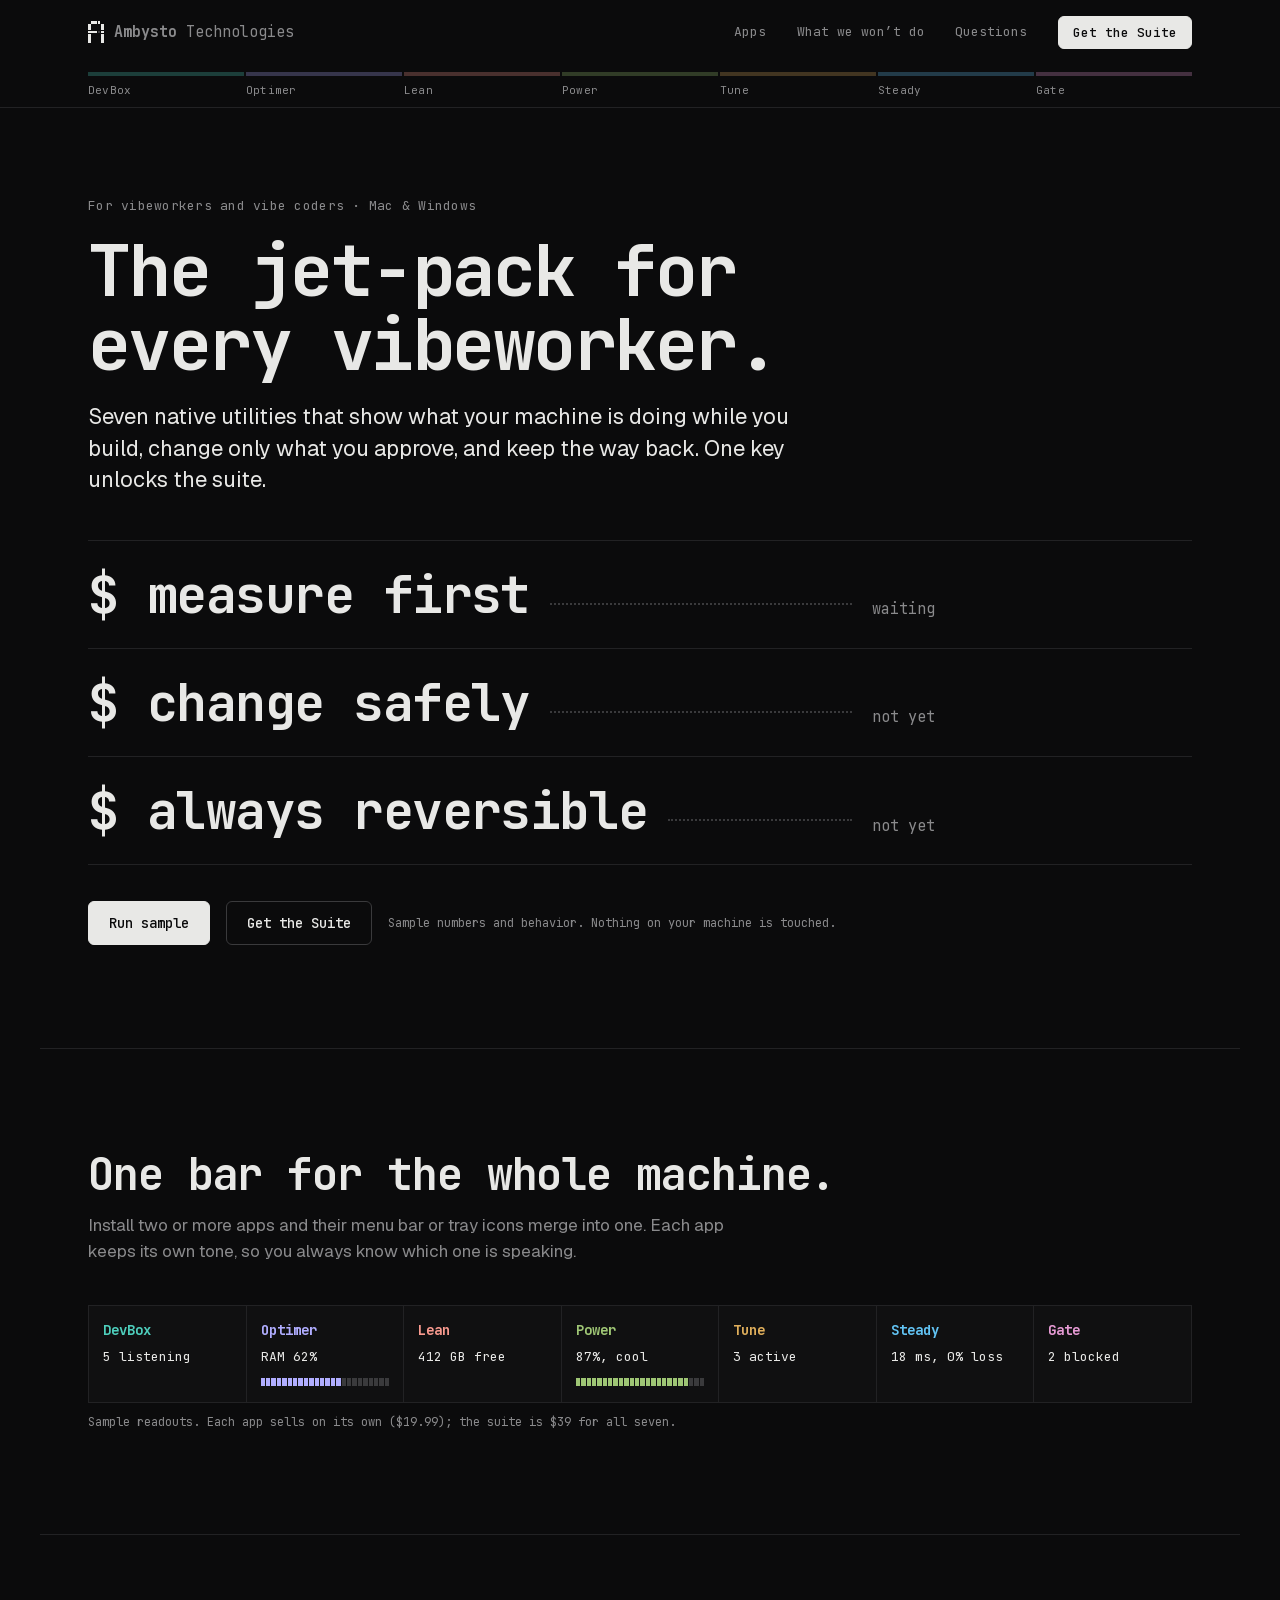
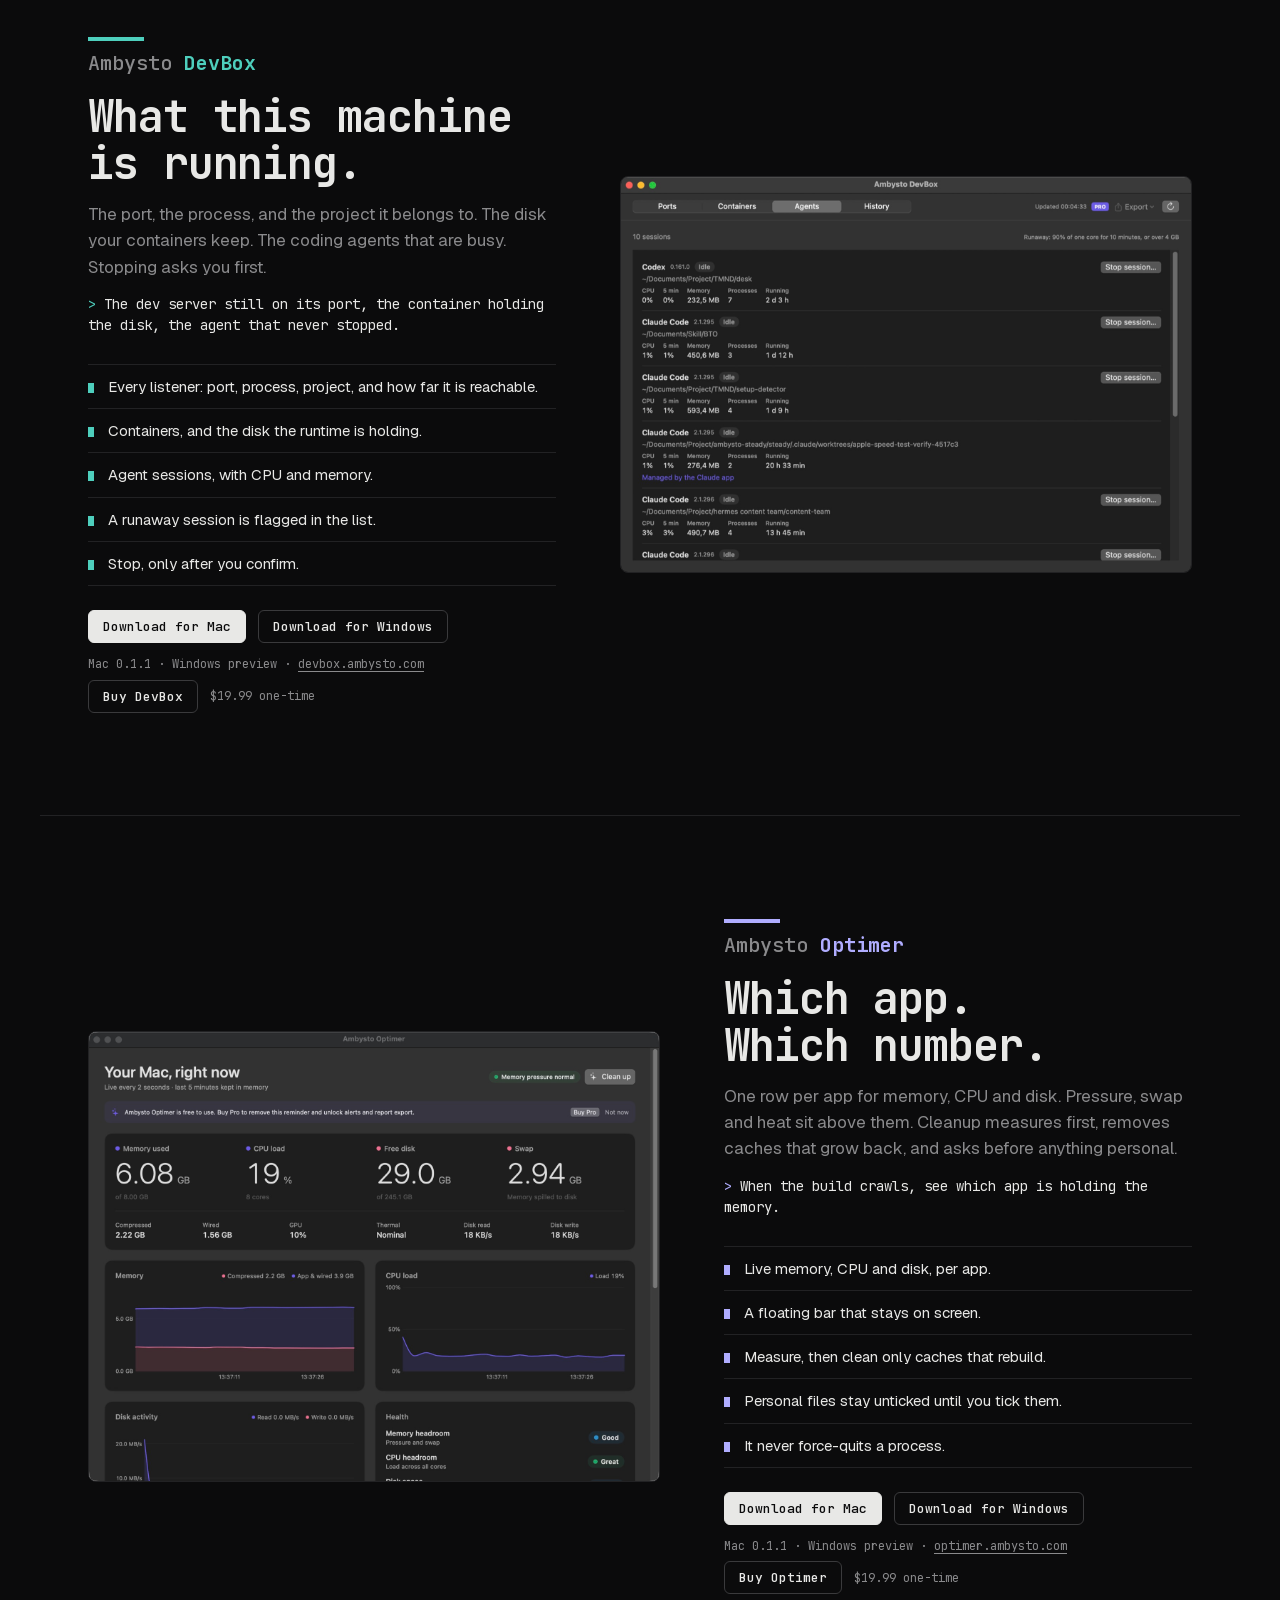
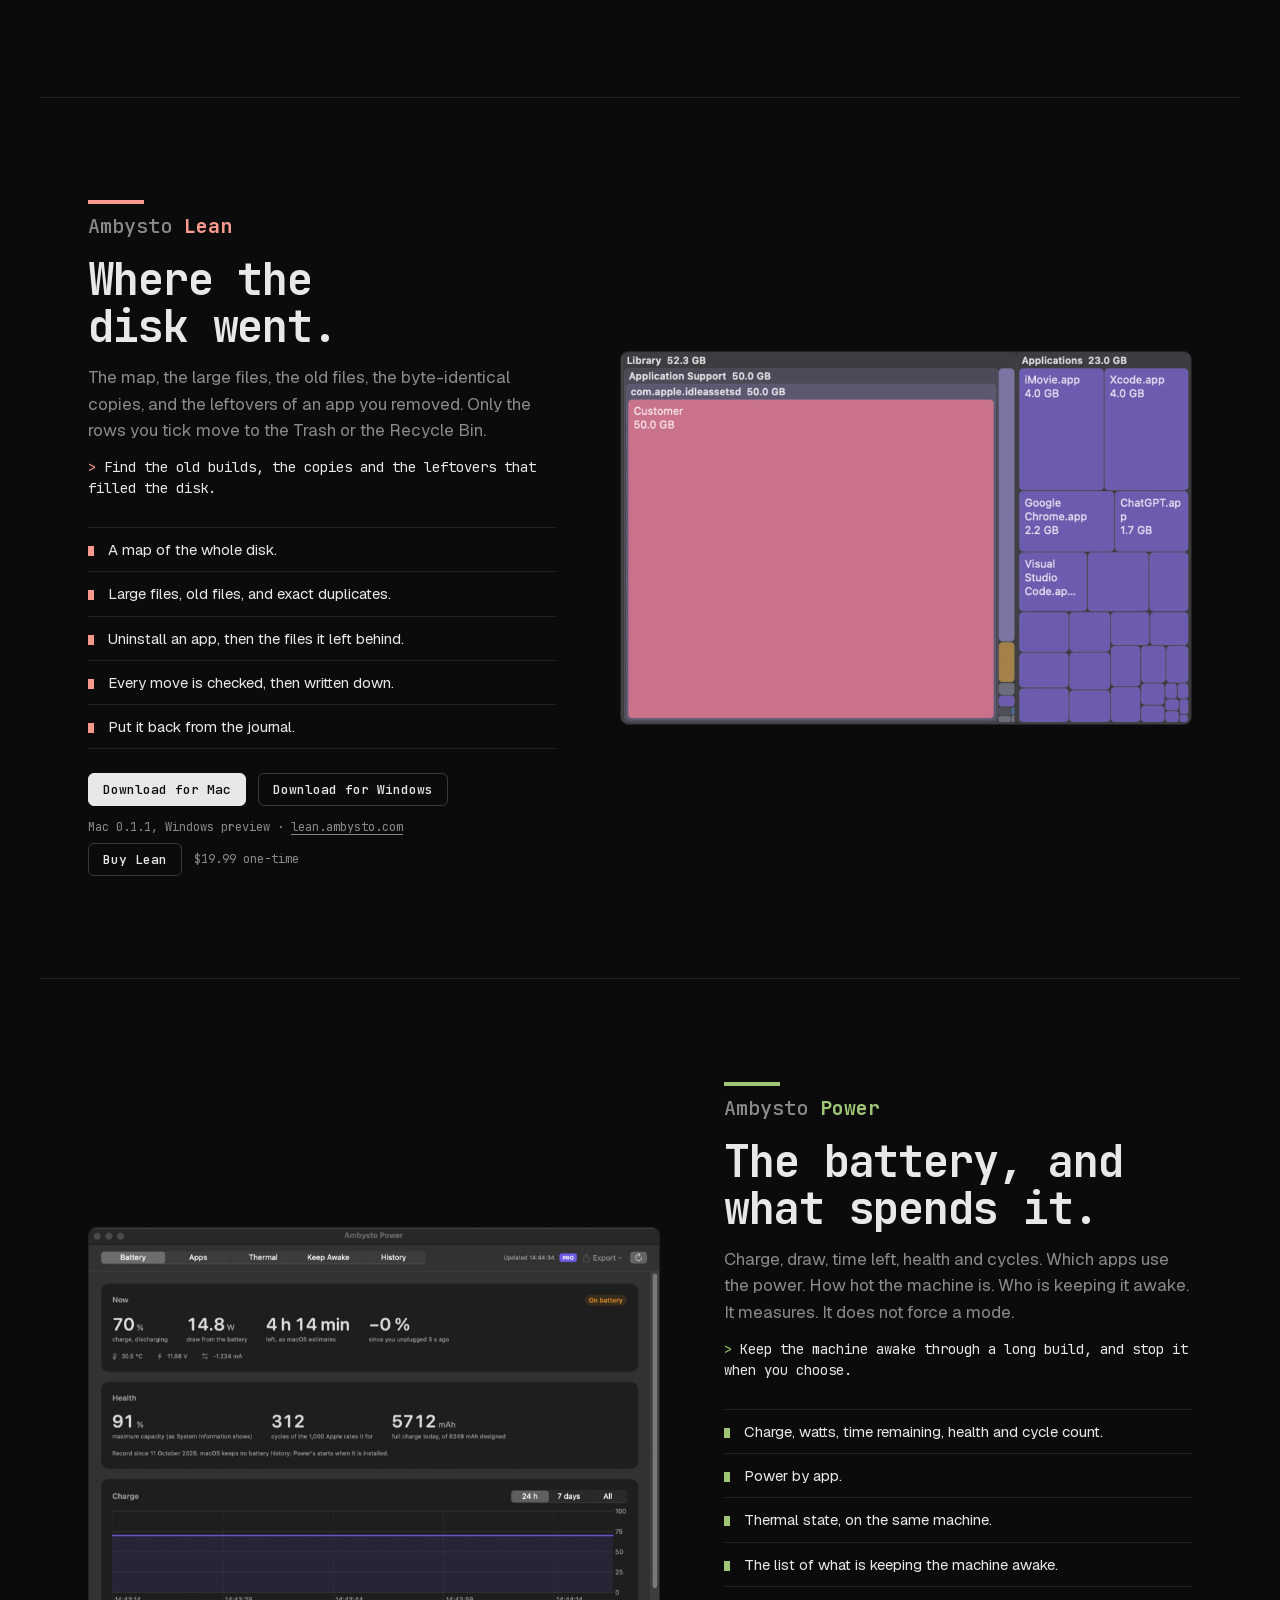
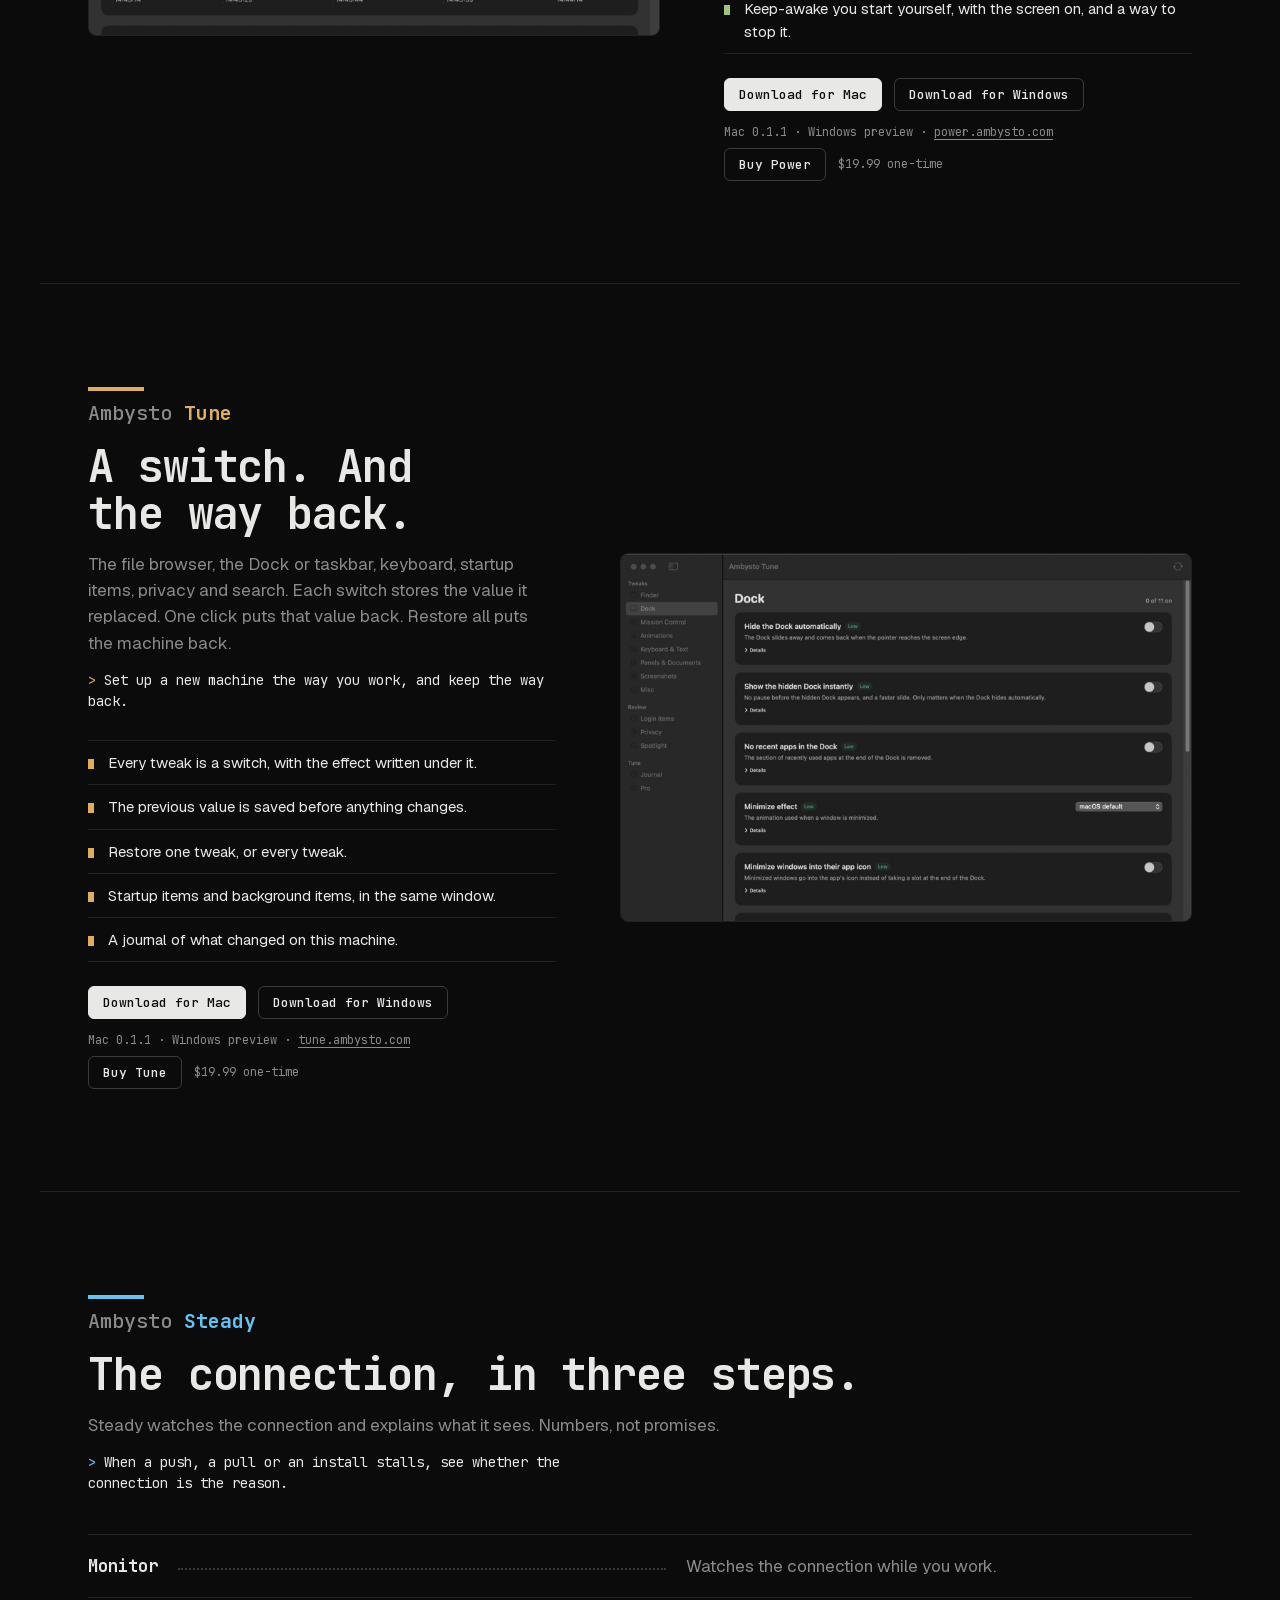
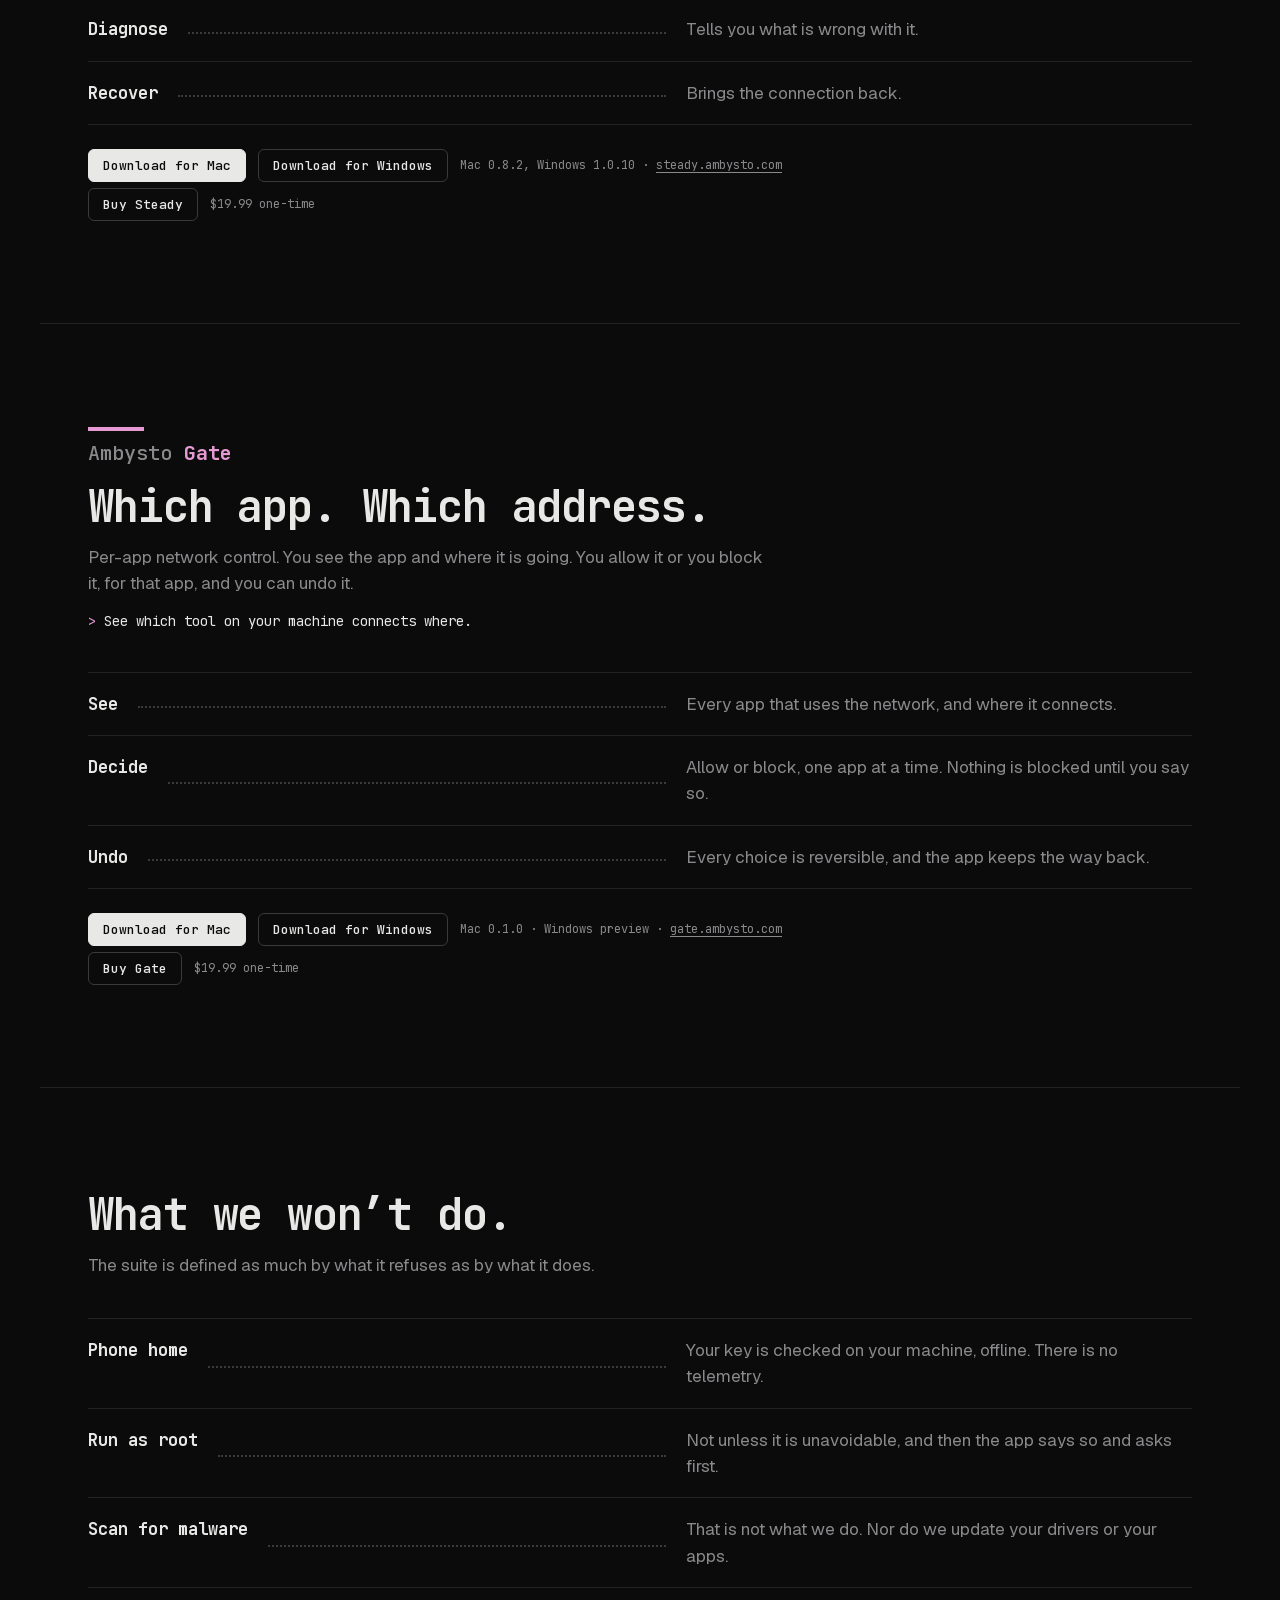
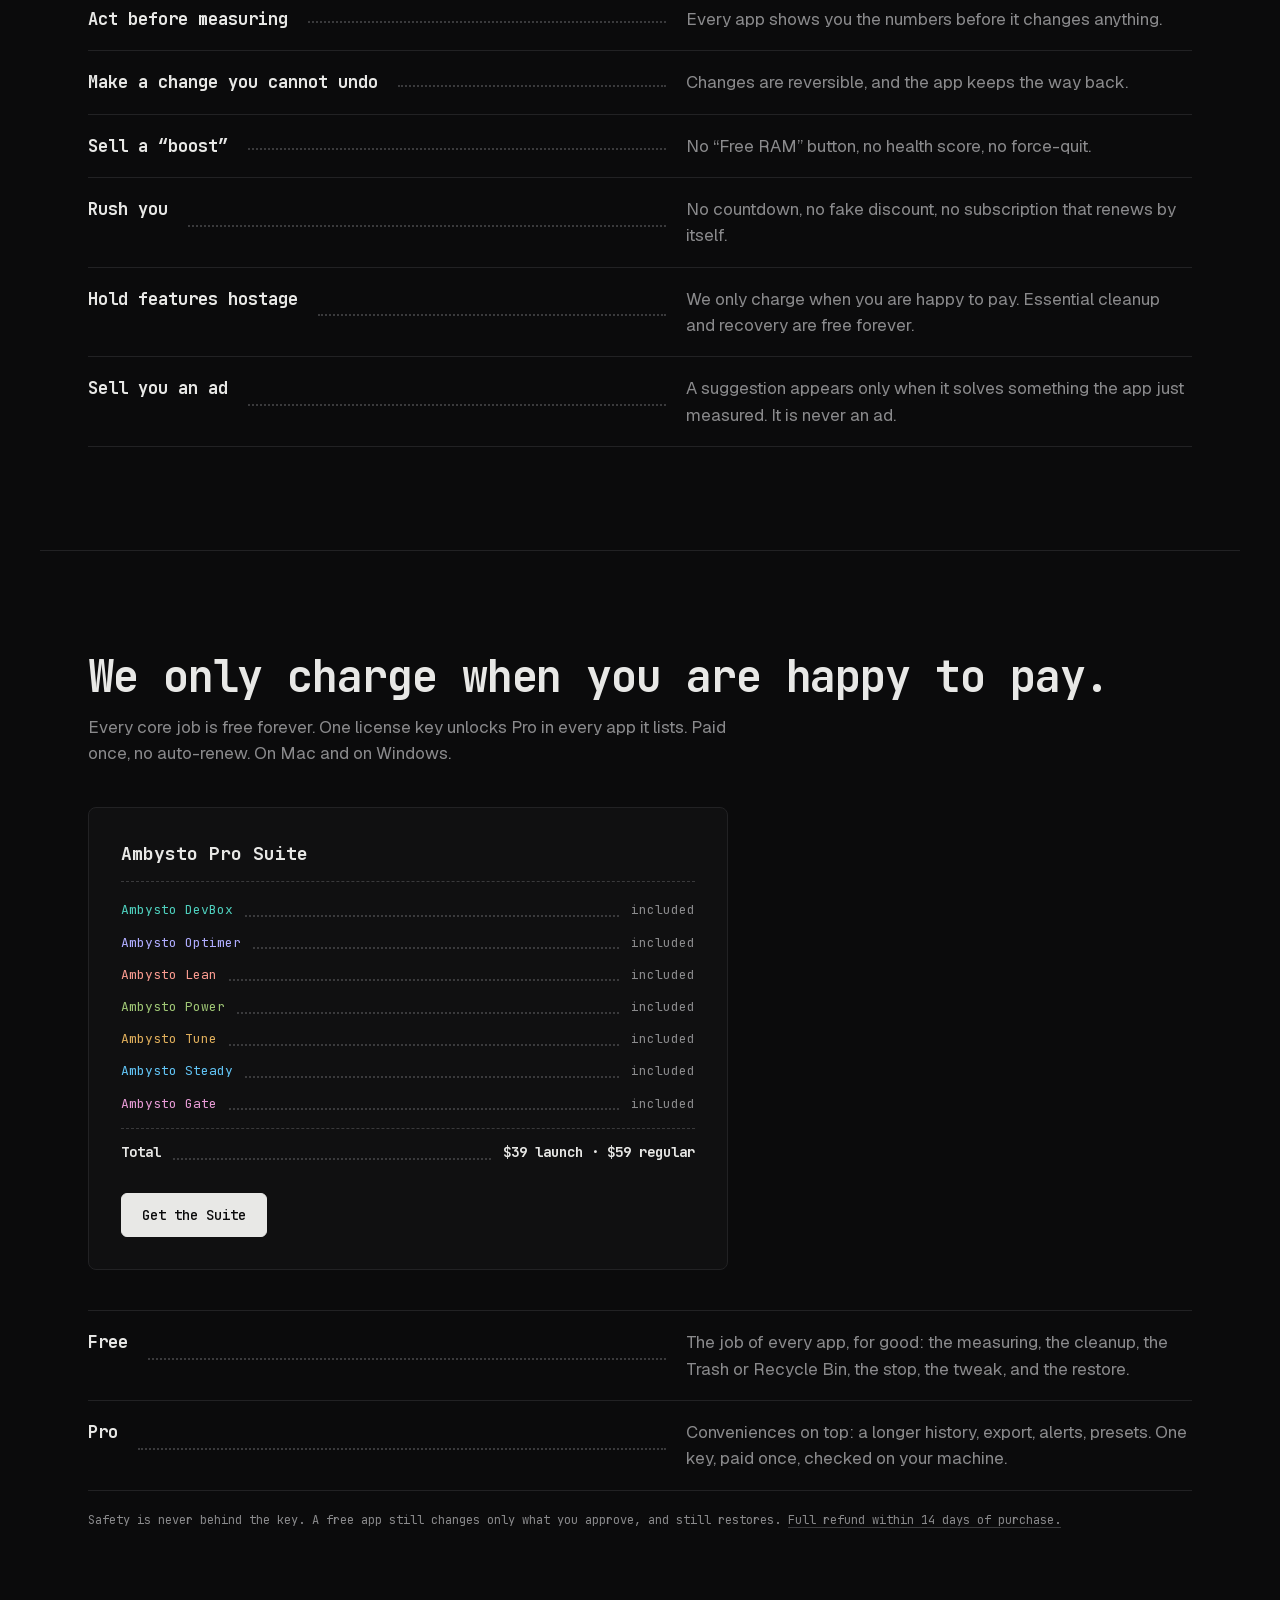
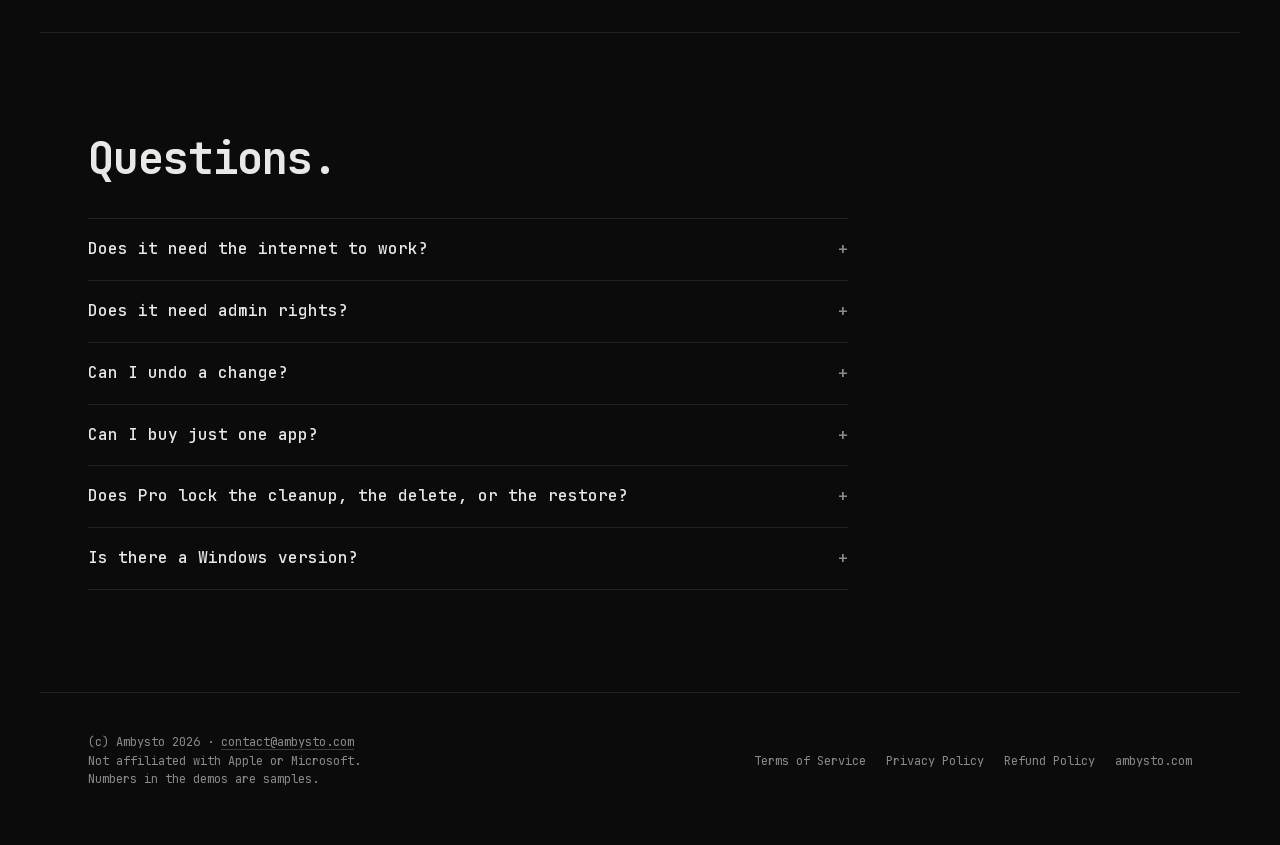
<file: site/index.html>
<!doctype html>
<html lang="en">
<head>
<meta charset="utf-8">
<meta name="viewport" content="width=device-width, initial-scale=1">
<title>Ambysto Pro Suite: the jet-pack for every vibeworker</title>
<meta name="description" content="Seven native utilities for vibeworkers and vibe coders, on Mac and Windows. They show what your machine is doing, change only what you approve, and keep the way back. One key unlocks the suite.">
<meta name="color-scheme" content="dark">
<meta name="theme-color" content="#0b0b0c">
<link rel="preload" href="fonts/jetbrains-mono-latin.woff2" as="font" type="font/woff2" crossorigin>
<link rel="preload" href="fonts/geist-latin.woff2" as="font" type="font/woff2" crossorigin>
<link rel="icon" href="data:image/svg+xml,%3Csvg xmlns='http://www.w3.org/2000/svg' viewBox='-1 -1 7 9' shape-rendering='crispEdges'%3E%3Crect x='-1' y='-1' width='7' height='9' fill='%230b0b0c'/%3E%3Cpath fill='%23e8e8e6' d='M1 0h3v1H1zM0 1h1v6H0zM4 1h1v6H4zM1 3h2v1H1z'/%3E%3Cpath fill='%233a3a3c' d='M3 3h1v1H3z'/%3E%3C/svg%3E">
<style>
@font-face {
  font-family: "Geist"; font-style: normal; font-weight: 100 900; font-display: swap;
  src: url(fonts/geist-latin.woff2) format("woff2");
}
@font-face {
  font-family: "JetBrains Mono"; font-style: normal; font-weight: 100 800; font-display: swap;
  src: url(fonts/jetbrains-mono-latin.woff2) format("woff2");
}
:root {
  --bg: #0b0b0c;
  --panel: #101011;
  --ink: #e8e8e6;
  --mute: #8a8a8c;
  --rule: #222224;
  --dim: #3a3a3c;
  --sans: "Geist", system-ui, sans-serif;
  --mono: "JetBrains Mono", ui-monospace, monospace;
}

* { box-sizing: border-box; }
html {
  background: var(--bg);
  color-scheme: dark;
  scrollbar-color: var(--dim) var(--bg);
  -webkit-text-size-adjust: 100%;
}
@media (prefers-reduced-motion: no-preference) {
  html { scroll-behavior: smooth; }
}
body {
  margin: 0;
  background: var(--bg);
  color: var(--ink);
  font-family: var(--sans);
  font-size: 1.0625rem;
  line-height: 1.55;
  -webkit-font-smoothing: antialiased;
}
::selection { background: var(--ink); color: var(--bg); }
:focus-visible { outline: 2px solid var(--ink); outline-offset: 3px; border-radius: 4px; }
a { color: inherit; text-decoration: none; }
h1, h2, h3, p, ul, figure { margin: 0; padding: 0; }
ul { list-style: none; }
img { max-width: 100%; height: auto; display: block; }
.wrap { width: 100%; max-width: 1200px; margin-inline: auto; padding-inline: clamp(20px, 4vw, 48px); }

/* tones: identity only, never status */
.t-optimer { --tone: #b0adff; }
.t-steady  { --tone: #62c4f5; }
.t-lean    { --tone: #f99a8f; }
.t-devbox  { --tone: #4ecfbd; }
.t-power   { --tone: #9fc675; }
.t-tune    { --tone: #dfae5b; }
.t-gate    { --tone: #e69ad4; }

/* header and suite bar */
.top { position: sticky; top: 0; z-index: 20; background: var(--bg); border-bottom: 1px solid var(--rule); }
.topbar { display: flex; align-items: center; justify-content: space-between; height: 64px; }
.brandmark { display: inline-flex; align-items: center; gap: 0.7em; font-family: var(--mono); font-size: 15px; line-height: 1; }
.brandmark svg { height: 22px; width: auto; }
.brandmark b { font-weight: 700; }
.brandmark span { color: var(--mute); }
.links { display: flex; align-items: center; gap: clamp(14px, 2.4vw, 32px); font-family: var(--mono); font-size: 0.8125rem; color: var(--mute); }
.links a:not(.btn):hover { color: var(--ink); }
.suitebar { display: grid; grid-template-columns: repeat(7, 1fr); gap: 2px; }
.cell { --idle: color-mix(in srgb, var(--tone) 26%, var(--bg)); display: flex; flex-direction: column; gap: 6px; padding: 8px 0; }
.cellbar { display: block; height: 4px; background: var(--idle); transition: background 0.4s cubic-bezier(0.16, 1, 0.3, 1); }
.cell.reached .cellbar { background: var(--tone); }
.celllabel { font-family: var(--mono); font-size: 0.6875rem; letter-spacing: 0.02em; color: var(--mute); }
.cell:hover .celllabel, .cell[aria-current="location"] .celllabel { color: var(--ink); }
@media (max-width: 759px) {
  .suitebar { display: none; }
  .links a:not(.btn) { display: none; }
}

/* buttons */
.btn {
  display: inline-flex; align-items: center; justify-content: center;
  font-family: var(--mono); font-weight: 500; font-size: 0.875rem; line-height: 1;
  padding: 14px 20px; border-radius: 6px; border: 1px solid var(--ink);
  background: transparent; color: var(--ink); cursor: pointer;
  transition: background 0.2s, color 0.2s, border-color 0.2s;
}
.btn.primary { background: var(--ink); color: var(--bg); }
.btn.primary:hover { background: #ffffff; border-color: #ffffff; }
.btn.ghost { border-color: var(--dim); }
.btn.ghost:hover { border-color: var(--ink); }
.btn.small { padding: 9px 14px; font-size: 0.8125rem; }

/* shared text */
.leader { align-self: flex-end; height: 0.5em; margin-bottom: 0.3em; min-width: 24px; border-bottom: 2px dotted var(--dim); }
.note { font-family: var(--mono); font-size: 0.75rem; color: var(--mute); }
.actions { display: flex; flex-wrap: wrap; align-items: center; gap: 14px 16px; margin-top: 36px; }
.block { padding-block: clamp(56px, 8vw, 112px); border-top: 1px solid var(--rule); scroll-margin-top: 112px; }
h2 { font-family: var(--mono); font-weight: 700; letter-spacing: -0.025em; line-height: 1.08; font-size: clamp(1.75rem, 3.4vw, 2.875rem); text-wrap: balance; }
.lede { margin-top: 14px; max-width: 62ch; color: var(--mute); text-wrap: pretty; }

/* hero: the ledger */
.hero { padding-top: clamp(40px, 7vw, 88px); padding-bottom: clamp(56px, 8vw, 104px); }
.what { max-width: 52ch; margin-bottom: clamp(24px, 4vw, 44px); font-size: clamp(1.125rem, 1.7vw, 1.375rem); line-height: 1.45; text-wrap: pretty; }
.lg { display: grid; grid-template-columns: minmax(0, 1fr) minmax(220px, 340px); border-top: 1px solid var(--rule); }
.lg .said { display: contents; }
.eyebrow { margin-bottom: 18px; font-family: var(--mono); font-size: 0.8125rem; letter-spacing: 0.02em; color: var(--mute); }
.jet { max-width: 18ch; margin-bottom: 20px; font-family: var(--mono); font-weight: 700; letter-spacing: -0.035em; line-height: 1.02; font-size: clamp(2.25rem, 6vw, 4.5rem); text-wrap: balance; }
.use { margin-top: 14px; max-width: 62ch; font-family: var(--mono); font-size: 0.875rem; line-height: 1.5; }
.use::before { content: "> "; color: var(--tone, var(--mute)); }
.say, .out { padding-block: clamp(14px, 2.2vw, 28px); border-bottom: 1px solid var(--rule); }
.say {
  grid-column: 1; display: flex; align-items: flex-end; gap: 20px;
  font-family: var(--mono); font-weight: 700; line-height: 1; letter-spacing: -0.03em;
  font-size: clamp(1.5rem, 4vw, 3.75rem);
}
.say::after { content: ""; flex: 1; align-self: flex-end; height: 0.5em; margin-bottom: 0.3em; min-width: 24px; border-bottom: 2px dotted var(--dim); }
.out {
  grid-column: 2; display: flex; align-items: flex-end; padding-left: 20px;
  font-family: var(--mono); font-size: clamp(0.875rem, 1.2vw, 1.0625rem); line-height: 1.35;
}
.r1 { grid-row: 1; } .r2 { grid-row: 2; } .r3 { grid-row: 3; }
@media (max-width: 719px) {
  .lg { grid-template-columns: minmax(0, 1fr); }
  .say { border-bottom: 0; padding-bottom: 6px; }
  .say::after { display: none; }
  .out { grid-column: 1; padding-left: 0; padding-top: 0; color: var(--mute); }
  .say.r1 { grid-row: 1; } .out.r1 { grid-row: 2; }
  .say.r2 { grid-row: 3; } .out.r2 { grid-row: 4; }
  .say.r3 { grid-row: 5; } .out.r3 { grid-row: 6; }
}

/* the seven, as an index */
.index { margin-top: clamp(40px, 6vw, 72px); border-top: 1px solid var(--rule); }
.index a { display: grid; grid-template-columns: 9.5ch minmax(24px, 1fr) minmax(0, 46ch); align-items: baseline; column-gap: 20px; padding-block: 14px; border-bottom: 1px solid var(--rule); transition: border-color 0.25s; }
.index a:hover { border-bottom-color: var(--tone); }
.index .nm { font-family: var(--mono); font-weight: 700; color: var(--tone); }
.index .leader { align-self: center; margin-bottom: 0; }
.index .why { color: var(--mute); }
@media (max-width: 719px) {
  .index a { grid-template-columns: 1fr; row-gap: 2px; }
  .index .leader { display: none; }
}

/* screenshots */
.shot { background: var(--panel); border: 1px solid var(--rule); border-radius: 8px; overflow: hidden; }
.hero .shot { margin-top: clamp(40px, 6vw, 72px); }

/* app sections */
.appid { display: flex; flex-direction: column; gap: 10px; margin-bottom: 18px; font-family: var(--mono); font-weight: 500; font-size: 1.25rem; line-height: 1.2; }
.appid::before { content: ""; display: block; width: 56px; height: 4px; background: var(--tone); }
.appid .co { color: var(--mute); }
.appid .nm { color: var(--tone); font-weight: 700; }
.split { display: grid; grid-template-columns: minmax(0, 0.9fr) minmax(0, 1.1fr); gap: clamp(32px, 5vw, 64px); align-items: center; }
.split.flip { grid-template-columns: minmax(0, 1.1fr) minmax(0, 0.9fr); }
.split.flip .copy { order: 2; }
.ticks { margin-top: 28px; border-top: 1px solid var(--rule); max-width: 62ch; }
.ticks li { display: flex; gap: 14px; align-items: baseline; padding-block: 10px; border-bottom: 1px solid var(--rule); font-size: 0.9375rem; }
.ticks li::before { content: ""; flex: none; width: 6px; height: 10px; background: var(--tone, var(--ink)); transform: translateY(1px); }
@media (max-width: 899px) {
  .split, .split.flip { grid-template-columns: minmax(0, 1fr); }
  .split.flip .copy { order: 0; }
}

/* ledger rows: modes, refusals */
.rows { margin-top: 40px; border-top: 1px solid var(--rule); }
.rows li { display: grid; grid-template-columns: minmax(0, max-content) minmax(24px, 1fr) minmax(0, 46ch); align-items: baseline; column-gap: 20px; padding-block: 18px; border-bottom: 1px solid var(--rule); }
.rows .no { font-family: var(--mono); font-weight: 700; font-size: 1.0625rem; }
.rows .leader { align-self: center; margin-bottom: 0; }
.rows .why { color: var(--mute); }
.rows .res { font-family: var(--mono); font-size: 0.875rem; color: var(--mute); }
.rows + .ticks { margin-top: 40px; }
@media (max-width: 859px) {
  .rows li { grid-template-columns: 1fr; row-gap: 6px; }
  .rows .leader { display: none; }
}

/* free and pro: two receipts */
.receipts { display: grid; grid-template-columns: 1fr 1fr; gap: 20px; margin-top: 40px; align-items: start; }
.receipt { padding: clamp(20px, 3vw, 32px); background: var(--panel); border: 1px solid var(--rule); border-radius: 8px; }
.rhead { display: flex; justify-content: space-between; align-items: baseline; gap: 12px; padding-bottom: 14px; border-bottom: 1px dashed var(--dim); font-family: var(--mono); font-weight: 700; font-size: 1.125rem; }
.rhead span { font-weight: 400; font-size: 0.75rem; color: var(--mute); }
.receipt ul { padding-block: 12px; }
.receipt li { display: flex; align-items: baseline; gap: 12px; padding-block: 7px; font-family: var(--mono); font-size: 0.8125rem; line-height: 1.4; }
.receipt li .nm { color: var(--tone, var(--ink)); flex: none; }
.receipt li .leader { flex: 1; margin-bottom: 0.2em; }
.receipt li .inc { color: var(--mute); text-align: right; max-width: 30ch; }
.receipt li.total { margin-top: 8px; padding-top: 14px; border-top: 1px dashed var(--dim); font-weight: 700; font-size: 0.875rem; }
.receipt li.total .inc { color: var(--ink); }
.receipt .btn { margin-top: 12px; }
.after { margin-top: 20px; }
@media (max-width: 899px) {
  .receipts { grid-template-columns: minmax(0, 1fr); }
}
@media (max-width: 479px) {
  .receipt li { flex-wrap: wrap; row-gap: 2px; }
  .receipt li .leader { display: none; }
  .receipt li .inc { flex-basis: 100%; max-width: none; text-align: left; }
}

/* questions */
.faq { margin-top: 36px; border-top: 1px solid var(--rule); max-width: 760px; }
.faq details { border-bottom: 1px solid var(--rule); }
.faq summary { display: flex; justify-content: space-between; gap: 16px; padding-block: 18px; cursor: pointer; list-style: none; font-family: var(--mono); font-weight: 500; font-size: 1rem; }
.faq summary::-webkit-details-marker { display: none; }
.faq summary::after { content: "+"; color: var(--mute); }
.faq details[open] summary::after { content: "\2212"; }
.faq details p { padding-bottom: 20px; max-width: 62ch; color: var(--mute); }

.foot { display: flex; flex-wrap: wrap; align-items: center; justify-content: space-between; gap: 16px; padding-block: 40px 56px; border-top: 1px solid var(--rule); }
.foot p { font-family: var(--mono); font-size: 0.75rem; color: var(--mute); }
.foot em { font-style: italic; }
.foot p a { text-decoration: underline; text-underline-offset: 3px; text-decoration-color: var(--dim); }
.foot p a:hover { text-decoration-color: var(--ink); }
.foot nav { display: flex; flex-wrap: wrap; gap: 8px 20px; font-family: var(--mono); font-size: 0.75rem; color: var(--mute); }
.foot nav a:hover { color: var(--ink); }
.note a { text-decoration: underline; text-underline-offset: 3px; text-decoration-color: var(--dim); }
.note a:hover { text-decoration-color: var(--ink); }
/* sample run (hero) */
.sr-only { position: absolute; width: 1px; height: 1px; margin: -1px; padding: 0; overflow: hidden; clip: rect(0 0 0 0); white-space: nowrap; border: 0; }
.out .quiet { color: var(--mute); }
.meter { display: inline-flex; gap: 2px; align-items: flex-end; height: 18px; }
.meter i { display: block; width: 6px; height: 100%; background: var(--dim); }
.meter i.lit { background: var(--ink); }
.btn:disabled { opacity: 0.5; cursor: progress; }

/* merged bar */
.bar { display: grid; grid-template-columns: repeat(auto-fit, minmax(140px, 1fr)); gap: 1px; margin-top: 40px; background: var(--rule); border: 1px solid var(--rule); }
.seg { display: flex; flex-direction: column; gap: 6px; padding: 14px 14px 16px; background: var(--panel); }
.segname { font-family: var(--mono); font-weight: 700; font-size: 0.875rem; color: var(--tone); }
.segread { font-family: var(--mono); font-size: 0.8125rem; font-variant-numeric: tabular-nums; }
.segmeter { display: grid; grid-template-columns: repeat(24, 1fr); gap: 1px; height: 8px; margin-top: 4px; }
.segmeter i { background: var(--dim); }
.segmeter i.lit { background: var(--tone); }
.bar + .note { margin-top: 10px; }
@media (max-width: 559px) { .seg:last-child:nth-child(odd) { grid-column: 1 / -1; } }

/* buy actions */
.appbuy { margin-top: 24px; }
.buy { display: flex; flex-direction: column; align-items: flex-start; gap: 6px; }
.buyrow { display: flex; align-items: center; gap: 12px; flex-wrap: wrap; }
.price { font-family: var(--mono); font-size: 0.75rem; color: var(--mute); font-weight: 400; }
.price a { color: inherit; text-decoration: underline; text-underline-offset: 3px; }
.price a:hover { color: var(--ink); }
.notice { max-width: 40ch; font-family: var(--mono); font-size: 0.75rem; line-height: 1.45; color: var(--mute); }
.notice:empty { display: none; }
.receipt.single { max-width: 640px; margin-top: 40px; }
.btn { white-space: nowrap; }
@media (max-width: 419px) { .brandmark .bn span { display: none; } }
</style>
</head>
<body>

<header class="top">
  <div class="wrap topbar">
    <a class="brandmark" href="#top" aria-label="Ambysto Technologies">
      <svg viewBox="0 0 5 7" aria-hidden="true" shape-rendering="crispEdges"><path fill="#e8e8e6" d="M1.04 .04h.92v.92h-.92zM2.04 .04h.92v.92h-.92zM3.04 .04h.92v.92h-.92zM.04 1.04h.92v.92h-.92zM4.04 1.04h.92v.92h-.92zM.04 2.04h.92v.92h-.92zM4.04 2.04h.92v.92h-.92zM.04 3.04h.92v.92h-.92zM1.04 3.04h.92v.92h-.92zM2.04 3.04h.92v.92h-.92zM4.04 3.04h.92v.92h-.92zM.04 4.04h.92v.92h-.92zM4.04 4.04h.92v.92h-.92zM.04 5.04h.92v.92h-.92zM4.04 5.04h.92v.92h-.92zM.04 6.04h.92v.92h-.92zM4.04 6.04h.92v.92h-.92z"/><path fill="#3a3a3c" d="M3.04 3.04h.92v.92h-.92z"/></svg>
      <span class="bn"><b>Ambysto</b> <span>Technologies</span></span>
    </a>
    <nav class="links" aria-label="Page">
      <a href="#suite">Apps</a>
      <a href="#refuse">What we won’t do</a>
      <a href="#faq">Questions</a>
      <a class="btn small primary" href="#get">Get the Suite</a>
    </nav>
  </div>
  <nav class="wrap suitebar" aria-label="The seven apps">
    <a class="cell t-devbox" href="#devbox"><span class="cellbar" aria-hidden="true"></span><span class="celllabel">DevBox</span></a>
    <a class="cell t-optimer" href="#optimer"><span class="cellbar" aria-hidden="true"></span><span class="celllabel">Optimer</span></a>
    <a class="cell t-lean" href="#lean"><span class="cellbar" aria-hidden="true"></span><span class="celllabel">Lean</span></a>
    <a class="cell t-power" href="#power"><span class="cellbar" aria-hidden="true"></span><span class="celllabel">Power</span></a>
    <a class="cell t-tune" href="#tune"><span class="cellbar" aria-hidden="true"></span><span class="celllabel">Tune</span></a>
    <a class="cell t-steady" href="#steady"><span class="cellbar" aria-hidden="true"></span><span class="celllabel">Steady</span></a>
    <a class="cell t-gate" href="#gate"><span class="cellbar" aria-hidden="true"></span><span class="celllabel">Gate</span></a>
  </nav>
</header>

<main id="top">
  <section class="wrap hero" aria-label="Introduction">
    <p class="eyebrow">For vibeworkers and vibe coders · Mac &amp; Windows</p>
    <h1 class="jet">The jet-pack for every vibeworker.</h1>
    <p class="what">Seven native utilities that show what your machine is doing while you build, change only what you approve, and keep the way back. One key unlocks the suite.</p>
    <div class="lg">
      <p class="said" aria-label="Measure first. Change safely. Always reversible.">
        <span class="say r1">$ measure first</span>
        <span class="say r2">$ change safely</span>
        <span class="say r3">$ always reversible</span>
      </p>
      <p class="out r1" id="out1"><span class="quiet">waiting</span></p>
      <p class="out r2" id="out2"><span class="quiet">not yet</span></p>
      <p class="out r3" id="out3"><span class="quiet">not yet</span></p>
    </div>
    <div class="actions">
      <button class="btn primary" type="button" id="run">Run sample</button>
      <a class="btn ghost" href="#get">Get the Suite</a>
      <p class="note">Sample numbers and behavior. Nothing on your machine is touched.</p>
    </div>
    <p class="sr-only" role="status" aria-live="polite" id="say">Sample cleanup ready.</p>
  </section>

  <section id="suite" class="wrap block" aria-labelledby="suite-title">
    <h2 id="suite-title">One bar for the whole machine.</h2>
    <p class="lede">Install two or more apps and their menu bar or tray icons merge into one. Each app keeps its own tone, so you always know which one is speaking.</p>
    <div class="bar" role="group" aria-label="The merged bar, with sample readouts">
      <div class="seg t-devbox"><span class="segname">DevBox</span><span class="segread">5 listening</span></div>
      <div class="seg t-optimer"><span class="segname">Optimer</span><span class="segread">RAM 62%</span><span class="segmeter" aria-hidden="true" data-fill="15"></span></div>
      <div class="seg t-lean"><span class="segname">Lean</span><span class="segread">412 GB free</span></div>
      <div class="seg t-power"><span class="segname">Power</span><span class="segread">87%, cool</span><span class="segmeter" aria-hidden="true" data-fill="21"></span></div>
      <div class="seg t-tune"><span class="segname">Tune</span><span class="segread">3 active</span></div>
      <div class="seg t-steady"><span class="segname">Steady</span><span class="segread">18 ms, 0% loss</span></div>
      <div class="seg t-gate"><span class="segname">Gate</span><span class="segread">2 blocked</span></div>
    </div>
    <p class="note">Sample readouts. Each app sells on its own ($19.99); the suite is $39 for all seven.</p>
  </section>

  <section id="devbox" class="wrap block t-devbox" aria-labelledby="devbox-title">
    <div class="split">
      <div class="copy">
        <p class="appid"><span><span class="co">Ambysto</span> <span class="nm">DevBox</span></span></p>
        <h2 id="devbox-title">What this machine is running.</h2>
        <p class="lede">The port, the process, and the project it belongs to. The disk your containers keep. The coding agents that are busy. Stopping asks you first.</p>
        <p class="use">The dev server still on its port, the container holding the disk, the agent that never stopped.</p>
        <ul class="ticks">
          <li>Every listener: port, process, project, and how far it is reachable.</li>
          <li>Containers, and the disk the runtime is holding.</li>
          <li>Agent sessions, with CPU and memory.</li>
          <li>A runaway session is flagged in the list.</li>
          <li>Stop, only after you confirm.</li>
        </ul>
      <div class="buy appbuy"><div class="buyrow"><a class="btn primary small" href="https://devbox.ambysto.com/download">Download for Mac</a><a class="btn ghost small" href="https://github.com/ambysto/ambysto-downloads/releases/download/windows-v0.1.1/AmbystoDevBox-0.1.1-win-x64.msi">Download for Windows</a><span class="price">Mac 0.1.1 · Windows preview · <a href="https://devbox.ambysto.com">devbox.ambysto.com</a></span></div><div class="buyrow"><a class="btn ghost small" href="https://buy.stripe.com/aFa5kD5qW27C7GzcWK04800">Buy DevBox</a><span class="price">$19.99 one-time</span></div></div>
      </div>
      <figure class="shot">
        <img src="img/devbox-dark.jpg" width="1600" height="1109" loading="lazy" alt="Ambysto DevBox agents: coding sessions with CPU, memory, project and a stop button">
      </figure>
    </div>
  </section>

  <section id="optimer" class="wrap block t-optimer" aria-labelledby="optimer-title">
    <div class="split flip">
      <div class="copy">
        <p class="appid"><span><span class="co">Ambysto</span> <span class="nm">Optimer</span></span></p>
        <h2 id="optimer-title">Which app. Which number.</h2>
        <p class="lede">One row per app for memory, CPU and disk. Pressure, swap and heat sit above them. Cleanup measures first, removes caches that grow back, and asks before anything personal.</p>
        <p class="use">When the build crawls, see which app is holding the memory.</p>
        <ul class="ticks">
          <li>Live memory, CPU and disk, per app.</li>
          <li>A floating bar that stays on screen.</li>
          <li>Measure, then clean only caches that rebuild.</li>
          <li>Personal files stay unticked until you tick them.</li>
          <li>It never force-quits a process.</li>
        </ul>
      <div class="buy appbuy"><div class="buyrow"><a class="btn primary small" href="https://optimer.ambysto.com/download">Download for Mac</a><a class="btn ghost small" href="https://github.com/ambysto/ambysto-downloads/releases/download/windows-v0.1.1/AmbystoOptimer-0ca734a-x64.msi">Download for Windows</a><span class="price">Mac 0.1.1 · Windows preview · <a href="https://optimer.ambysto.com">optimer.ambysto.com</a></span></div><div class="buyrow"><a class="btn ghost small" href="https://buy.stripe.com/6oUcN51aG13ygd5cWK04801">Buy Optimer</a><span class="price">$19.99 one-time</span></div></div>
      </div>
      <figure class="shot">
        <img src="img/optimer-dark.jpg" width="1600" height="1261" loading="lazy" alt="The Optimer dashboard with live memory, CPU, disk and the list of apps">
      </figure>
    </div>
  </section>

  <section id="lean" class="wrap block t-lean" aria-labelledby="lean-title">
    <div class="split">
      <div class="copy">
        <p class="appid"><span><span class="co">Ambysto</span> <span class="nm">Lean</span></span></p>
        <h2 id="lean-title">Where the disk went.</h2>
        <p class="lede">The map, the large files, the old files, the byte-identical copies, and the leftovers of an app you removed. Only the rows you tick move to the Trash or the Recycle Bin.</p>
        <p class="use">Find the old builds, the copies and the leftovers that filled the disk.</p>
        <ul class="ticks">
          <li>A map of the whole disk.</li>
          <li>Large files, old files, and exact duplicates.</li>
          <li>Uninstall an app, then the files it left behind.</li>
          <li>Every move is checked, then written down.</li>
          <li>Put it back from the journal.</li>
        </ul>
      <div class="buy appbuy"><div class="buyrow"><a class="btn primary small" href="https://lean.ambysto.com/download">Download for Mac</a><a class="btn ghost small" href="https://github.com/ambysto/ambysto-downloads/releases/download/windows-v0.1.1/AmbystoLean-b951376-x64.msi">Download for Windows</a><span class="price">Mac 0.1.1, Windows preview · <a href="https://lean.ambysto.com">lean.ambysto.com</a></span></div><div class="buyrow"><a class="btn ghost small" href="https://buy.stripe.com/4gMdR95qWbIc4uncWK04805">Buy Lean</a><span class="price">$19.99 one-time</span></div></div>
      </div>
      <figure class="shot">
        <img src="img/map-dark.webp" width="1800" height="1174" loading="lazy" alt="Ambysto Lean disk map: folders drawn as blocks sized by how much space they use">
      </figure>
    </div>
  </section>

  <section id="power" class="wrap block t-power" aria-labelledby="power-title">
    <div class="split flip">
      <div class="copy">
        <p class="appid"><span><span class="co">Ambysto</span> <span class="nm">Power</span></span></p>
        <h2 id="power-title">The battery, and what spends it.</h2>
        <p class="lede">Charge, draw, time left, health and cycles. Which apps use the power. How hot the machine is. Who is keeping it awake. It measures. It does not force a mode.</p>
        <p class="use">Keep the machine awake through a long build, and stop it when you choose.</p>
        <ul class="ticks">
          <li>Charge, watts, time remaining, health and cycle count.</li>
          <li>Power by app.</li>
          <li>Thermal state, on the same machine.</li>
          <li>The list of what is keeping the machine awake.</li>
          <li>Keep-awake you start yourself, with the screen on, and a way to stop it.</li>
        </ul>
      <div class="buy appbuy"><div class="buyrow"><a class="btn primary small" href="https://power.ambysto.com/download">Download for Mac</a><a class="btn ghost small" href="https://power.ambysto.com/download/windows">Download for Windows</a><span class="price">Mac 0.1.1 · Windows preview · <a href="https://power.ambysto.com">power.ambysto.com</a></span></div><div class="buyrow"><a class="btn ghost small" href="https://buy.stripe.com/6oUaEX9Hc6nS8KD3ma04802">Buy Power</a><span class="price">$19.99 one-time</span></div></div>
      </div>
      <figure class="shot">
        <img src="img/power-dark.jpg" width="1600" height="1142" loading="lazy" alt="Ambysto Power: charge, watts, time left, battery health, cycles and a charge chart">
      </figure>
    </div>
  </section>

  <section id="tune" class="wrap block t-tune" aria-labelledby="tune-title">
    <div class="split">
      <div class="copy">
        <p class="appid"><span><span class="co">Ambysto</span> <span class="nm">Tune</span></span></p>
        <h2 id="tune-title">A switch. And the way back.</h2>
        <p class="lede">The file browser, the Dock or taskbar, keyboard, startup items, privacy and search. Each switch stores the value it replaced. One click puts that value back. Restore all puts the machine back.</p>
        <p class="use">Set up a new machine the way you work, and keep the way back.</p>
        <ul class="ticks">
          <li>Every tweak is a switch, with the effect written under it.</li>
          <li>The previous value is saved before anything changes.</li>
          <li>Restore one tweak, or every tweak.</li>
          <li>Startup items and background items, in the same window.</li>
          <li>A journal of what changed on this machine.</li>
        </ul>
      <div class="buy appbuy"><div class="buyrow"><a class="btn primary small" href="https://tune.ambysto.com/download">Download for Mac</a><a class="btn ghost small" href="https://github.com/ambysto/ambysto-downloads/releases/download/windows-v0.1.1/AmbystoTune.msi">Download for Windows</a><span class="price">Mac 0.1.1 · Windows preview · <a href="https://tune.ambysto.com">tune.ambysto.com</a></span></div><div class="buyrow"><a class="btn ghost small" href="https://buy.stripe.com/3cIeVdbPk5jOaSL1e204803">Buy Tune</a><span class="price">$19.99 one-time</span></div></div>
      </div>
      <figure class="shot">
        <img src="img/tune-dark.jpg" width="1600" height="1030" loading="lazy" alt="Ambysto Tune Dock settings: each tweak is a switch with a short explanation">
      </figure>
    </div>
  </section>

  <section id="steady" class="wrap block t-steady" aria-labelledby="steady-title">
    <p class="appid"><span><span class="co">Ambysto</span> <span class="nm">Steady</span></span></p>
    <h2 id="steady-title">The connection, in three steps.</h2>
    <p class="lede">Steady watches the connection and explains what it sees. Numbers, not promises.</p>
    <p class="use">When a push, a pull or an install stalls, see whether the connection is the reason.</p>
    <ul class="rows">
      <li><span class="no">Monitor</span><span class="leader" aria-hidden="true"></span><span class="why">Watches the connection while you work.</span></li>
      <li><span class="no">Diagnose</span><span class="leader" aria-hidden="true"></span><span class="why">Tells you what is wrong with it.</span></li>
      <li><span class="no">Recover</span><span class="leader" aria-hidden="true"></span><span class="why">Brings the connection back.</span></li>
    </ul>
      <div class="buy appbuy"><div class="buyrow"><a class="btn primary small" href="https://github.com/ambysto/steady/releases/download/v1.0.10/AmbystoSteady-0.8.2-macOS.dmg">Download for Mac</a><a class="btn ghost small" href="https://github.com/ambysto/steady/releases/download/v1.0.10/AmbystoSteady-1.0.10-win64.zip">Download for Windows</a><span class="price">Mac 0.8.2, Windows 1.0.10 · <a href="https://steady.ambysto.com">steady.ambysto.com</a></span></div><div class="buyrow"><a class="btn ghost small" href="https://buy.stripe.com/cNiaEX8D8h2w6Cvf4S04806">Buy Steady</a><span class="price">$19.99 one-time</span></div></div>
  </section>

  <section id="gate" class="wrap block t-gate" aria-labelledby="gate-title">
    <p class="appid"><span><span class="co">Ambysto</span> <span class="nm">Gate</span></span></p>
    <h2 id="gate-title">Which app. Which address.</h2>
    <p class="lede">Per-app network control. You see the app and where it is going. You allow it or you block it, for that app, and you can undo it.</p>
    <p class="use">See which tool on your machine connects where.</p>
    <ul class="rows">
      <li><span class="no">See</span><span class="leader" aria-hidden="true"></span><span class="why">Every app that uses the network, and where it connects.</span></li>
      <li><span class="no">Decide</span><span class="leader" aria-hidden="true"></span><span class="why">Allow or block, one app at a time. Nothing is blocked until you say so.</span></li>
      <li><span class="no">Undo</span><span class="leader" aria-hidden="true"></span><span class="why">Every choice is reversible, and the app keeps the way back.</span></li>
    </ul>
      <div class="buy appbuy"><div class="buyrow"><a class="btn primary small" href="https://gate.ambysto.com/download/AmbystoGate.dmg">Download for Mac</a><a class="btn ghost small" href="https://github.com/ambysto/ambysto-downloads/releases/download/windows-v0.1.1/AmbystoGate-0.1.1-win-x64.msi">Download for Windows</a><span class="price">Mac 0.1.0 · Windows preview · <a href="https://gate.ambysto.com">gate.ambysto.com</a></span></div><div class="buyrow"><a class="btn ghost small" href="https://buy.stripe.com/bJeeVdg5A3bGe4X09Y04804">Buy Gate</a><span class="price">$19.99 one-time</span></div></div>
  </section>

  <section id="refuse" class="wrap block" aria-labelledby="refuse-title">
    <h2 id="refuse-title">What we won’t do.</h2>
    <p class="lede">The suite is defined as much by what it refuses as by what it does.</p>
    <ul class="rows">
      <li><span class="no">Phone home</span><span class="leader" aria-hidden="true"></span><span class="why">Your key is checked on your machine, offline. There is no telemetry.</span></li>
      <li><span class="no">Run as root</span><span class="leader" aria-hidden="true"></span><span class="why">Not unless it is unavoidable, and then the app says so and asks first.</span></li>
      <li><span class="no">Scan for malware</span><span class="leader" aria-hidden="true"></span><span class="why">That is not what we do. Nor do we update your drivers or your apps.</span></li>
      <li><span class="no">Act before measuring</span><span class="leader" aria-hidden="true"></span><span class="why">Every app shows you the numbers before it changes anything.</span></li>
      <li><span class="no">Make a change you cannot undo</span><span class="leader" aria-hidden="true"></span><span class="why">Changes are reversible, and the app keeps the way back.</span></li>
      <li><span class="no">Sell a “boost”</span><span class="leader" aria-hidden="true"></span><span class="why">No “Free RAM” button, no health score, no force-quit.</span></li>
      <li><span class="no">Rush you</span><span class="leader" aria-hidden="true"></span><span class="why">No countdown, no fake discount, no subscription that renews by itself.</span></li>
      <li><span class="no">Hold features hostage</span><span class="leader" aria-hidden="true"></span><span class="why">We only charge when you are happy to pay. Essential cleanup and recovery are free forever.</span></li>
      <li><span class="no">Sell you an ad</span><span class="leader" aria-hidden="true"></span><span class="why">A suggestion appears only when it solves something the app just measured. It is never an ad.</span></li>
    </ul>
  </section>

  <section id="get" class="wrap block" aria-labelledby="get-title">
    <h2 id="get-title">We only charge when you are happy to pay.</h2>
    <p class="lede">Every core job is free forever. One license key unlocks Pro in every app it lists. Paid once, no auto-renew. On Mac and on Windows.</p>
    <div class="receipt single">
      <p class="rhead">Ambysto Pro Suite</p>
      <ul>
        <li class="t-devbox"><span class="nm">Ambysto DevBox</span><span class="leader" aria-hidden="true"></span><span class="inc">included</span></li>
        <li class="t-optimer"><span class="nm">Ambysto Optimer</span><span class="leader" aria-hidden="true"></span><span class="inc">included</span></li>
        <li class="t-lean"><span class="nm">Ambysto Lean</span><span class="leader" aria-hidden="true"></span><span class="inc">included</span></li>
        <li class="t-power"><span class="nm">Ambysto Power</span><span class="leader" aria-hidden="true"></span><span class="inc">included</span></li>
        <li class="t-tune"><span class="nm">Ambysto Tune</span><span class="leader" aria-hidden="true"></span><span class="inc">included</span></li>
        <li class="t-steady"><span class="nm">Ambysto Steady</span><span class="leader" aria-hidden="true"></span><span class="inc">included</span></li>
        <li class="t-gate"><span class="nm">Ambysto Gate</span><span class="leader" aria-hidden="true"></span><span class="inc">included</span></li>
        <li class="total"><span class="nm">Total</span><span class="leader" aria-hidden="true"></span><span class="inc">$39 launch · $59 regular</span></li>
      </ul>
      <div class="buy"><a class="btn primary" href="https://buy.stripe.com/fZu6oH9Hc27Cgd5bSG04807" rel="noopener">Get the Suite</a></div>
    </div>
    <ul class="rows">
      <li><span class="no">Free</span><span class="leader" aria-hidden="true"></span><span class="why">The job of every app, for good: the measuring, the cleanup, the Trash or Recycle Bin, the stop, the tweak, and the restore.</span></li>
      <li><span class="no">Pro</span><span class="leader" aria-hidden="true"></span><span class="why">Conveniences on top: a longer history, export, alerts, presets. One key, paid once, checked on your machine.</span></li>
    </ul>
    <p class="note after">Safety is never behind the key. A free app still changes only what you approve, and still restores. <a href="/refund-policy">Full refund within 14 days of purchase.</a></p>
  </section>

  <section id="faq" class="wrap block" aria-labelledby="faq-title">
    <h2 id="faq-title">Questions.</h2>
    <div class="faq">
      <details>
        <summary>Does it need the internet to work?</summary>
        <p>No. Your license is a signed key file that is checked on your machine.</p>
      </details>
      <details>
        <summary>Does it need admin rights?</summary>
        <p>Not unless it is unavoidable. If an action needs them, the app says so and asks first.</p>
      </details>
      <details>
        <summary>Can I undo a change?</summary>
        <p>Yes. Each app measures first and keeps the way back.</p>
      </details>
      <details>
        <summary>Can I buy just one app?</summary>
        <p>Yes. Each app sells on its own. The suite is one key for all seven.</p>
      </details>
      <details>
        <summary>Does Pro lock the cleanup, the delete, or the restore?</summary>
        <p>No. Free keeps the job. Pro adds a longer history, export, alerts, and presets.</p>
      </details>
      <details>
        <summary>Is there a Windows version?</summary>
        <p>Yes. Every app is native on Mac and on Windows, built from the same written spec.</p>
      </details>
    </div>
  </section>
</main>

<footer class="wrap foot">
  <div>
    <p>(c) Ambysto 2026 · <a href="mailto:contact@ambysto.com">contact@ambysto.com</a></p>
    <p>Not affiliated with Apple or Microsoft.</p>
    <p>Numbers in the demos are samples.</p>
  </div>
  <nav aria-label="Legal">
    <a href="/terms">Terms of Service</a>
    <a href="/privacy-policy">Privacy Policy</a>
    <a href="/refund-policy">Refund Policy</a>
    <a href="https://ambysto.com">ambysto.com</a>
  </nav>
</footer>

<script>
(() => {
  // Suite bar: cells light up as their app's section is reached.
  const cells = [...document.querySelectorAll(".suitebar .cell")];
  const targets = cells.map((c) => document.querySelector(c.getAttribute("href")));
  const update = () => {
    let reached = -1;
    targets.forEach((t, i) => { if (t && t.getBoundingClientRect().top < innerHeight * 0.55) reached = i; });
    cells.forEach((c, i) => {
      c.classList.toggle("reached", i <= reached);
      if (i === reached) c.setAttribute("aria-current", "location"); else c.removeAttribute("aria-current");
    });
  };
  update();
  addEventListener("scroll", update, { passive: true });
  addEventListener("resize", update);

  // Merged bar meters: 24 cells, the first n lit.
  document.querySelectorAll(".segmeter").forEach((m) => {
    const n = Number(m.dataset.fill);
    for (let i = 0; i < 24; i++) { const c = document.createElement("i"); if (i < n) c.className = "lit"; m.append(c); }
  });

  // Sample run: measure, change, undo. Sample numbers only.
  const CELLS = 28;
  const run = document.getElementById("run");
  const out = [1, 2, 3].map((i) => document.getElementById("out" + i));
  const say = document.getElementById("say");
  const reduce = matchMedia("(prefers-reduced-motion: reduce)");
  let timers = [];
  let phase = "idle";
  const later = (ms, fn) => timers.push(setTimeout(fn, ms));
  const quiet = (t) => `<span class="quiet">${t}</span>`;
  const meter = (lit) => `<span class="meter" aria-hidden="true">${Array.from({ length: CELLS }, (_, i) => `<i${i < lit ? ' class="lit"' : ""}></i>`).join("")}</span>`;
  const SAY = {
    measuring: "Measuring. Nothing is changed yet.",
    measured: "14.2 gigabytes of caches found.",
    changing: "Applying the change.",
    changed: "3,104 files changed. Undo is ready.",
    undone: "Undone. 3,104 files are back where they were.",
  };
  const show = (p) => {
    phase = p;
    say.textContent = SAY[p];
    const measured = p !== "measuring";
    if (measured) out[0].innerHTML = "14.2 GB of caches found";
    out[1].innerHTML = p === "changing" ? "applying" : p === "changed" ? "3,104 files changed." : p === "undone" ? "3,104 files put back." : quiet("not yet");
    out[2].innerHTML = p === "changed" ? "Undo is ready." : p === "undone" ? "Back to how it was." : quiet("not yet");
    const busy = p === "measuring" || p === "measured" || p === "changing";
    run.disabled = busy;
    run.textContent = busy ? "Running" : p === "changed" ? "Undo" : p === "undone" ? "Run again" : "Run sample";
  };
  run.addEventListener("click", () => {
    timers.forEach(clearTimeout); timers = [];
    if (phase === "changed") { show("undone"); return; }
    if (reduce.matches) { show("measured"); show("changed"); return; }
    show("measuring");
    out[0].innerHTML = meter(0);
    for (let i = 1; i <= CELLS; i++) later(i * 30, () => { out[0].innerHTML = meter(i); });
    later(CELLS * 30 + 100, () => show("measured"));
    later(CELLS * 30 + 800, () => show("changing"));
    later(CELLS * 30 + 1500, () => show("changed"));
  });
})();
</script>
</body>
</html>
</file>
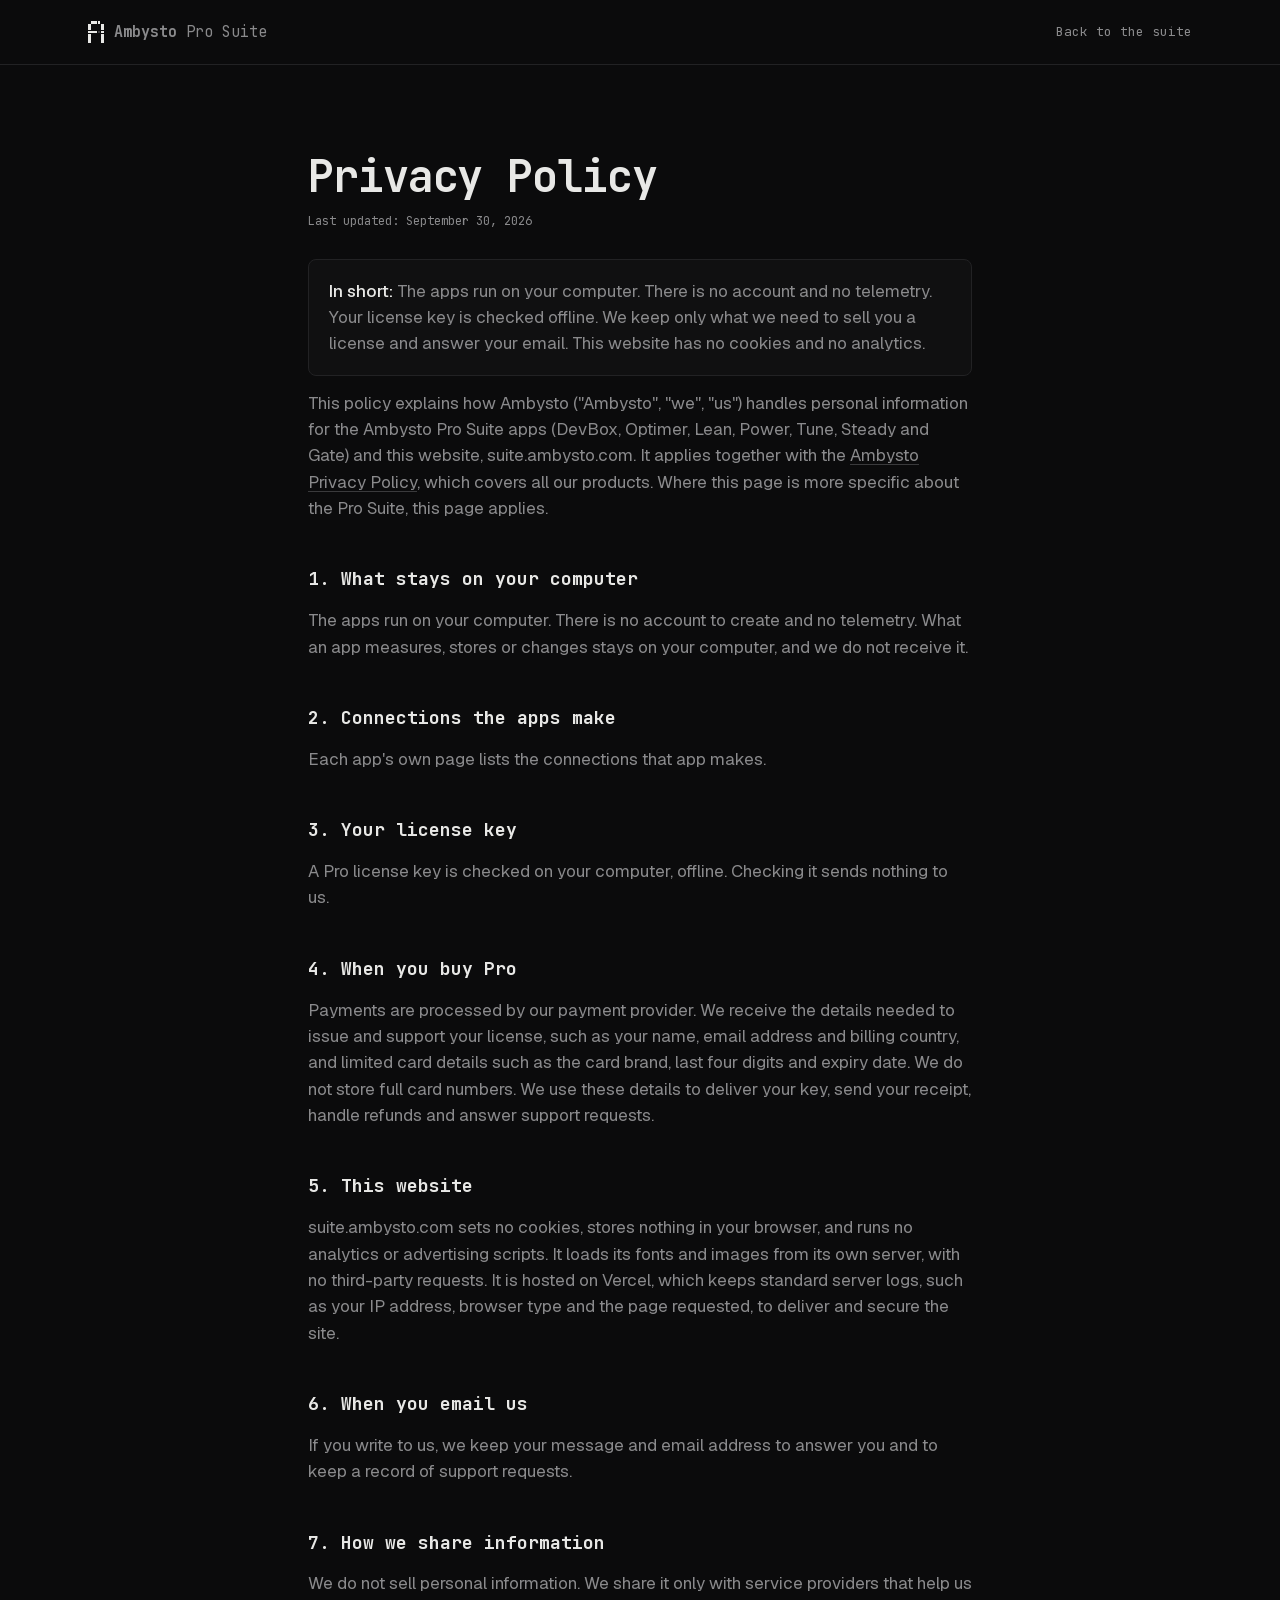
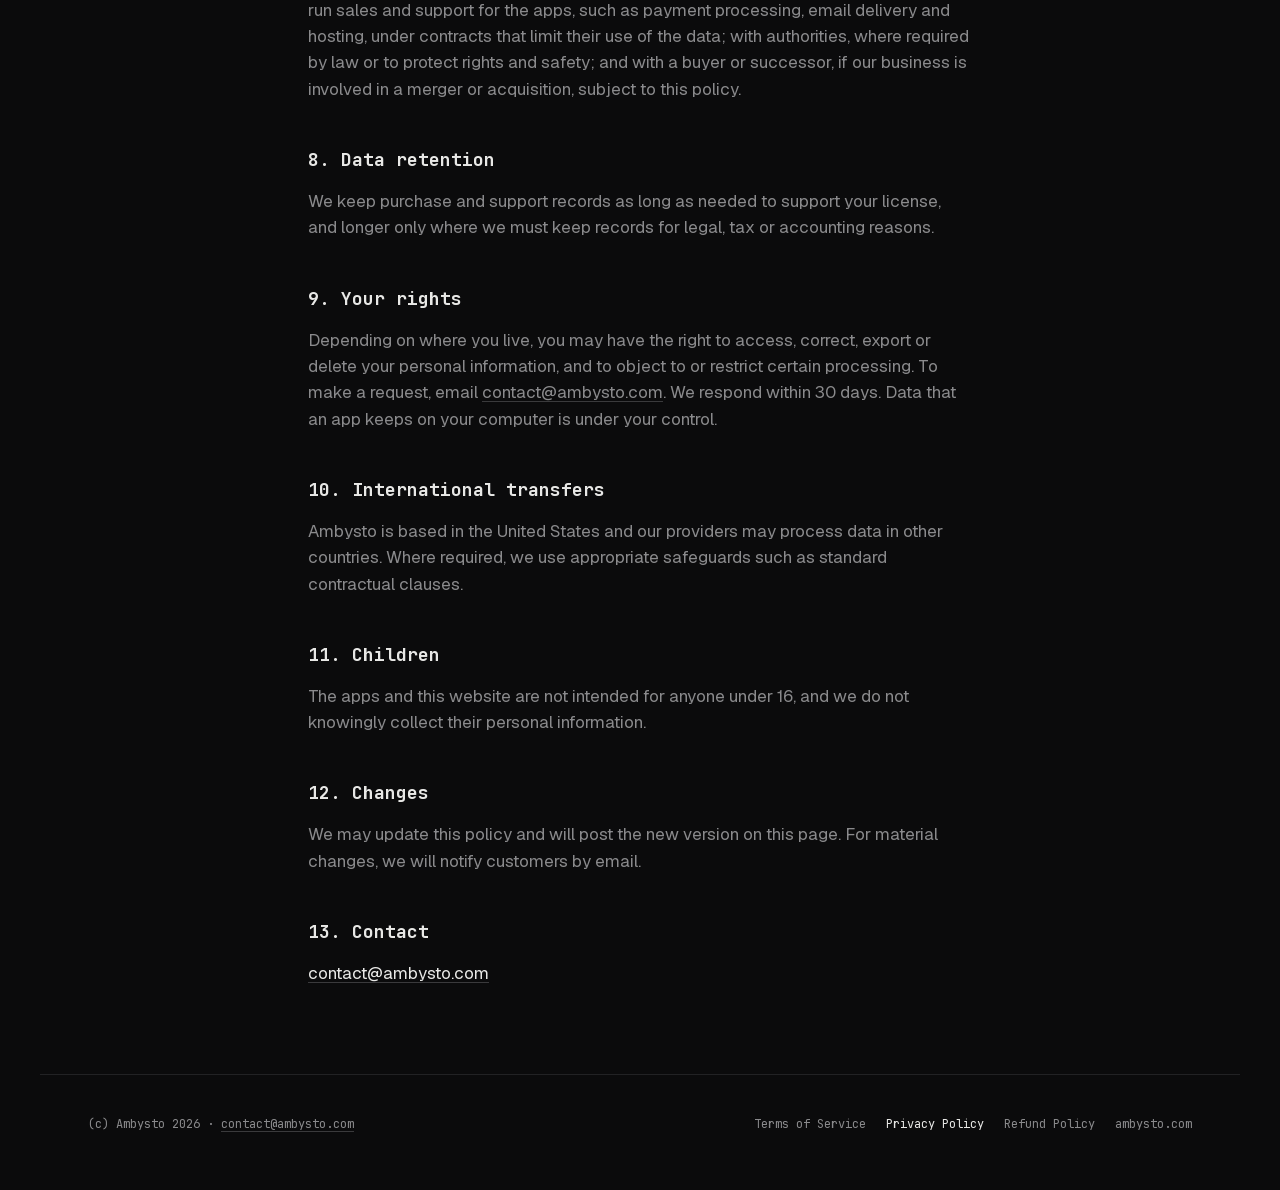
<file: site/privacy-policy.html>
<!doctype html>
<html lang="en">
<head>
<meta charset="utf-8">
<meta name="viewport" content="width=device-width, initial-scale=1">
<title>Privacy Policy · Ambysto Pro Suite</title>
<meta name="description" content="What the Ambysto Pro Suite apps and this website collect. No account, no telemetry, no cookies.">
<meta name="color-scheme" content="dark">
<meta name="theme-color" content="#0b0b0c">
<link rel="preload" href="fonts/jetbrains-mono-latin.woff2" as="font" type="font/woff2" crossorigin>
<link rel="preload" href="fonts/geist-latin.woff2" as="font" type="font/woff2" crossorigin>
<link rel="icon" href="data:image/svg+xml,%3Csvg xmlns='http://www.w3.org/2000/svg' viewBox='-1 -1 7 9' shape-rendering='crispEdges'%3E%3Crect x='-1' y='-1' width='7' height='9' fill='%230b0b0c'/%3E%3Cpath fill='%23e8e8e6' d='M1 0h3v1H1zM0 1h1v6H0zM4 1h1v6H4zM1 3h2v1H1z'/%3E%3Cpath fill='%233a3a3c' d='M3 3h1v1H3z'/%3E%3C/svg%3E">
<link rel="stylesheet" href="legal.css">
</head>
<body>

<header class="top">
  <div class="wrap topbar">
    <a class="brandmark" href="/" aria-label="Ambysto Pro Suite">
      <svg viewBox="0 0 5 7" aria-hidden="true" shape-rendering="crispEdges"><path fill="#e8e8e6" d="M1.04 .04h.92v.92h-.92zM2.04 .04h.92v.92h-.92zM3.04 .04h.92v.92h-.92zM.04 1.04h.92v.92h-.92zM4.04 1.04h.92v.92h-.92zM.04 2.04h.92v.92h-.92zM4.04 2.04h.92v.92h-.92zM.04 3.04h.92v.92h-.92zM1.04 3.04h.92v.92h-.92zM2.04 3.04h.92v.92h-.92zM4.04 3.04h.92v.92h-.92zM.04 4.04h.92v.92h-.92zM4.04 4.04h.92v.92h-.92zM.04 5.04h.92v.92h-.92zM4.04 5.04h.92v.92h-.92zM.04 6.04h.92v.92h-.92zM4.04 6.04h.92v.92h-.92z"/><path fill="#3a3a3c" d="M3.04 3.04h.92v.92h-.92z"/></svg>
      <span><b>Ambysto</b> <span>Pro Suite</span></span>
    </a>
    <a class="back" href="/">Back to the suite</a>
  </div>
</header>

<main class="wrap doc">
  <h1>Privacy Policy</h1>
  <p class="updated">Last updated: September 30, 2026</p>
  <p class="short"><strong>In short:</strong> The apps run on your computer. There is no account and no telemetry. Your license key is checked offline. We keep only what we need to sell you a license and answer your email. This website has no cookies and no analytics.</p>

  <p>This policy explains how Ambysto ("Ambysto", "we", "us") handles personal information for the Ambysto Pro Suite apps (DevBox, Optimer, Lean, Power, Tune, Steady and Gate) and this website, suite.ambysto.com. It applies together with the <a href="https://ambysto.com/privacy-policy">Ambysto Privacy Policy</a>, which covers all our products. Where this page is more specific about the Pro Suite, this page applies.</p>

  <h2>1. What stays on your computer</h2>
  <p>The apps run on your computer. There is no account to create and no telemetry. What an app measures, stores or changes stays on your computer, and we do not receive it.</p>

  <h2>2. Connections the apps make</h2>
  <p>Each app's own page lists the connections that app makes.</p>

  <h2>3. Your license key</h2>
  <p>A Pro license key is checked on your computer, offline. Checking it sends nothing to us.</p>

  <h2>4. When you buy Pro</h2>
  <p>Payments are processed by our payment provider. We receive the details needed to issue and support your license, such as your name, email address and billing country, and limited card details such as the card brand, last four digits and expiry date. We do not store full card numbers. We use these details to deliver your key, send your receipt, handle refunds and answer support requests.</p>

  <h2>5. This website</h2>
  <p>suite.ambysto.com sets no cookies, stores nothing in your browser, and runs no analytics or advertising scripts. It loads its fonts and images from its own server, with no third-party requests. It is hosted on Vercel, which keeps standard server logs, such as your IP address, browser type and the page requested, to deliver and secure the site.</p>

  <h2>6. When you email us</h2>
  <p>If you write to us, we keep your message and email address to answer you and to keep a record of support requests.</p>

  <h2>7. How we share information</h2>
  <p>We do not sell personal information. We share it only with service providers that help us run sales and support for the apps, such as payment processing, email delivery and hosting, under contracts that limit their use of the data; with authorities, where required by law or to protect rights and safety; and with a buyer or successor, if our business is involved in a merger or acquisition, subject to this policy.</p>

  <h2>8. Data retention</h2>
  <p>We keep purchase and support records as long as needed to support your license, and longer only where we must keep records for legal, tax or accounting reasons.</p>

  <h2>9. Your rights</h2>
  <p>Depending on where you live, you may have the right to access, correct, export or delete your personal information, and to object to or restrict certain processing. To make a request, email <a href="mailto:contact@ambysto.com">contact@ambysto.com</a>. We respond within 30 days. Data that an app keeps on your computer is under your control.</p>

  <h2>10. International transfers</h2>
  <p>Ambysto is based in the United States and our providers may process data in other countries. Where required, we use appropriate safeguards such as standard contractual clauses.</p>

  <h2>11. Children</h2>
  <p>The apps and this website are not intended for anyone under 16, and we do not knowingly collect their personal information.</p>

  <h2>12. Changes</h2>
  <p>We may update this policy and will post the new version on this page. For material changes, we will notify customers by email.</p>

  <h2>13. Contact</h2>
  <p class="addr"><a href="mailto:contact@ambysto.com">contact@ambysto.com</a></p>
</main>

<footer class="wrap foot">
  <p>(c) Ambysto 2026 · <a href="mailto:contact@ambysto.com">contact@ambysto.com</a></p>
  <nav aria-label="Legal">
    <a href="/terms">Terms of Service</a>
    <a href="/privacy-policy" aria-current="page">Privacy Policy</a>
    <a href="/refund-policy">Refund Policy</a>
    <a href="https://ambysto.com">ambysto.com</a>
  </nav>
</footer>

</body>
</html>
</file>
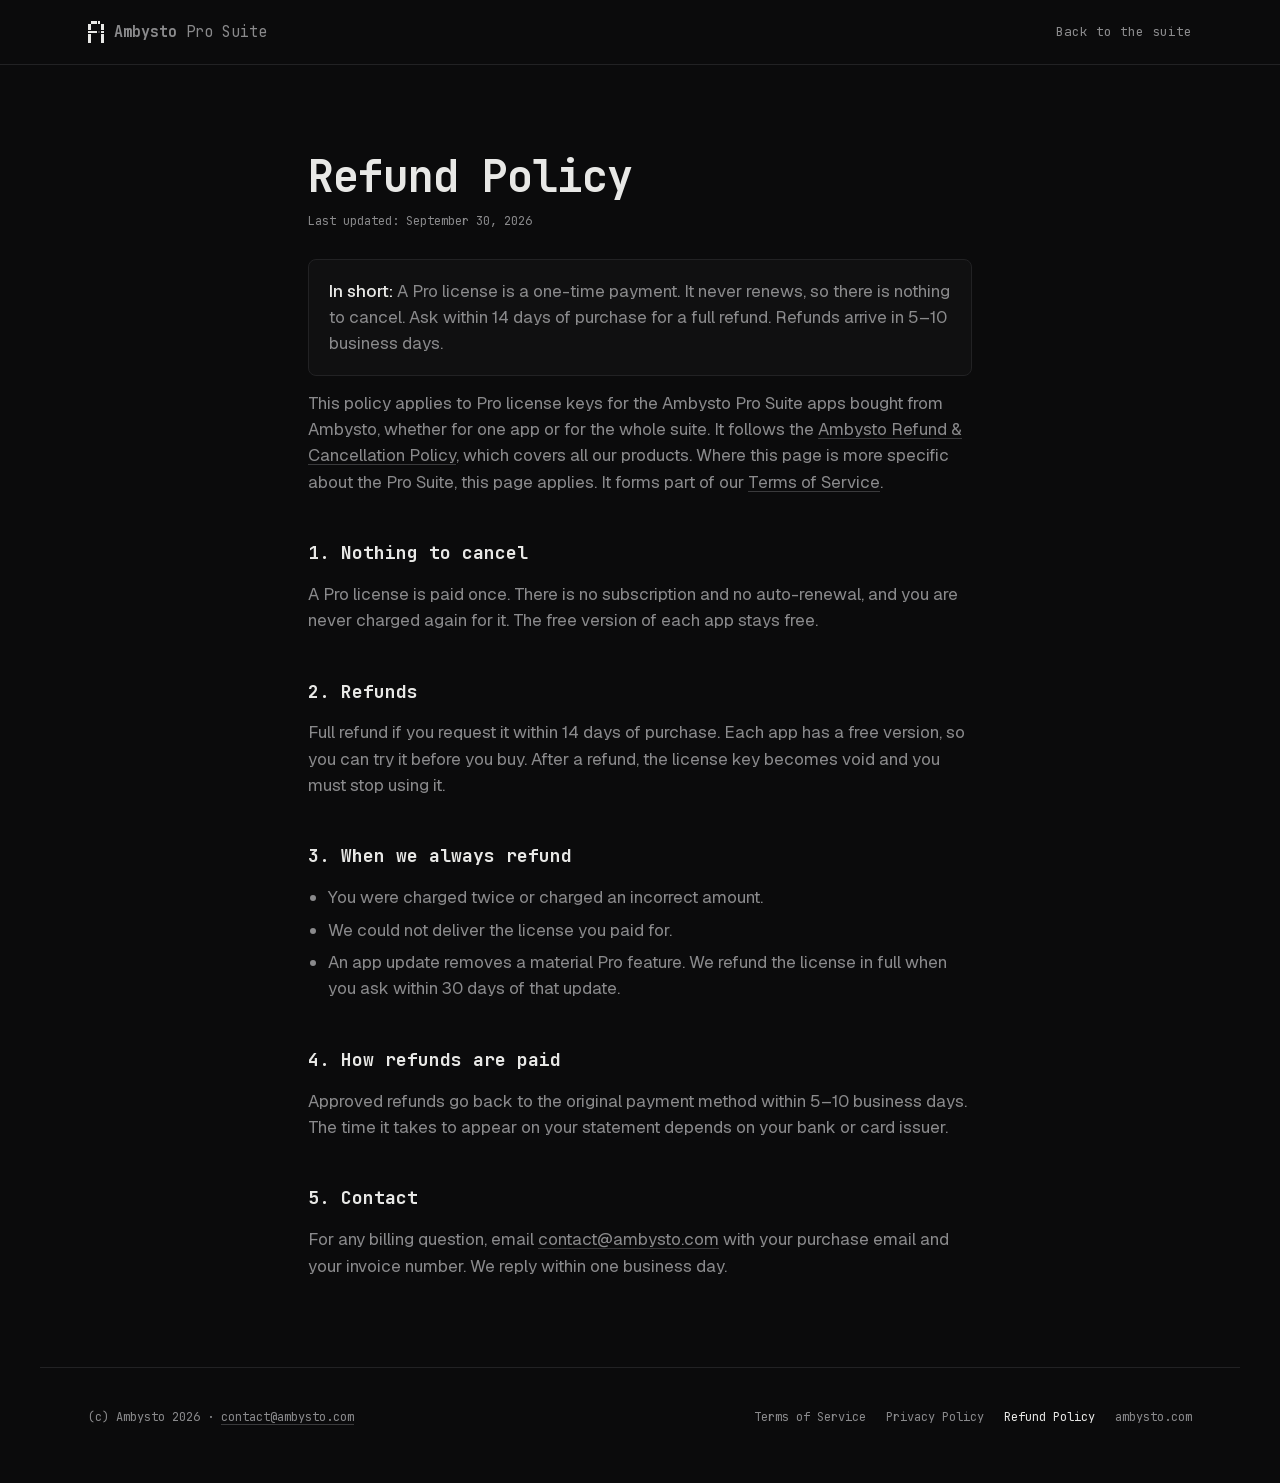
<file: site/refund-policy.html>
<!doctype html>
<html lang="en">
<head>
<meta charset="utf-8">
<meta name="viewport" content="width=device-width, initial-scale=1">
<title>Refund Policy · Ambysto Pro Suite</title>
<meta name="description" content="Pro licenses are paid once and never renew. Full refund within 14 days of purchase.">
<meta name="color-scheme" content="dark">
<meta name="theme-color" content="#0b0b0c">
<link rel="preload" href="fonts/jetbrains-mono-latin.woff2" as="font" type="font/woff2" crossorigin>
<link rel="preload" href="fonts/geist-latin.woff2" as="font" type="font/woff2" crossorigin>
<link rel="icon" href="data:image/svg+xml,%3Csvg xmlns='http://www.w3.org/2000/svg' viewBox='-1 -1 7 9' shape-rendering='crispEdges'%3E%3Crect x='-1' y='-1' width='7' height='9' fill='%230b0b0c'/%3E%3Cpath fill='%23e8e8e6' d='M1 0h3v1H1zM0 1h1v6H0zM4 1h1v6H4zM1 3h2v1H1z'/%3E%3Cpath fill='%233a3a3c' d='M3 3h1v1H3z'/%3E%3C/svg%3E">
<link rel="stylesheet" href="legal.css">
</head>
<body>

<header class="top">
  <div class="wrap topbar">
    <a class="brandmark" href="/" aria-label="Ambysto Pro Suite">
      <svg viewBox="0 0 5 7" aria-hidden="true" shape-rendering="crispEdges"><path fill="#e8e8e6" d="M1.04 .04h.92v.92h-.92zM2.04 .04h.92v.92h-.92zM3.04 .04h.92v.92h-.92zM.04 1.04h.92v.92h-.92zM4.04 1.04h.92v.92h-.92zM.04 2.04h.92v.92h-.92zM4.04 2.04h.92v.92h-.92zM.04 3.04h.92v.92h-.92zM1.04 3.04h.92v.92h-.92zM2.04 3.04h.92v.92h-.92zM4.04 3.04h.92v.92h-.92zM.04 4.04h.92v.92h-.92zM4.04 4.04h.92v.92h-.92zM.04 5.04h.92v.92h-.92zM4.04 5.04h.92v.92h-.92zM.04 6.04h.92v.92h-.92zM4.04 6.04h.92v.92h-.92z"/><path fill="#3a3a3c" d="M3.04 3.04h.92v.92h-.92z"/></svg>
      <span><b>Ambysto</b> <span>Pro Suite</span></span>
    </a>
    <a class="back" href="/">Back to the suite</a>
  </div>
</header>

<main class="wrap doc">
  <h1>Refund Policy</h1>
  <p class="updated">Last updated: September 30, 2026</p>
  <p class="short"><strong>In short:</strong> A Pro license is a one-time payment. It never renews, so there is nothing to cancel. Ask within 14 days of purchase for a full refund. Refunds arrive in 5–10 business days.</p>

  <p>This policy applies to Pro license keys for the Ambysto Pro Suite apps bought from Ambysto, whether for one app or for the whole suite. It follows the <a href="https://ambysto.com/refund-policy">Ambysto Refund &amp; Cancellation Policy</a>, which covers all our products. Where this page is more specific about the Pro Suite, this page applies. It forms part of our <a href="/terms">Terms of Service</a>.</p>

  <h2>1. Nothing to cancel</h2>
  <p>A Pro license is paid once. There is no subscription and no auto-renewal, and you are never charged again for it. The free version of each app stays free.</p>

  <h2>2. Refunds</h2>
  <p>Full refund if you request it within 14 days of purchase. Each app has a free version, so you can try it before you buy. After a refund, the license key becomes void and you must stop using it.</p>

  <h2>3. When we always refund</h2>
  <ul>
    <li>You were charged twice or charged an incorrect amount.</li>
    <li>We could not deliver the license you paid for.</li>
    <li>An app update removes a material Pro feature. We refund the license in full when you ask within 30 days of that update.</li>
  </ul>

  <h2>4. How refunds are paid</h2>
  <p>Approved refunds go back to the original payment method within 5–10 business days. The time it takes to appear on your statement depends on your bank or card issuer.</p>

  <h2>5. Contact</h2>
  <p>For any billing question, email <a href="mailto:contact@ambysto.com">contact@ambysto.com</a> with your purchase email and your invoice number. We reply within one business day.</p>
</main>

<footer class="wrap foot">
  <p>(c) Ambysto 2026 · <a href="mailto:contact@ambysto.com">contact@ambysto.com</a></p>
  <nav aria-label="Legal">
    <a href="/terms">Terms of Service</a>
    <a href="/privacy-policy">Privacy Policy</a>
    <a href="/refund-policy" aria-current="page">Refund Policy</a>
    <a href="https://ambysto.com">ambysto.com</a>
  </nav>
</footer>

</body>
</html>
</file>
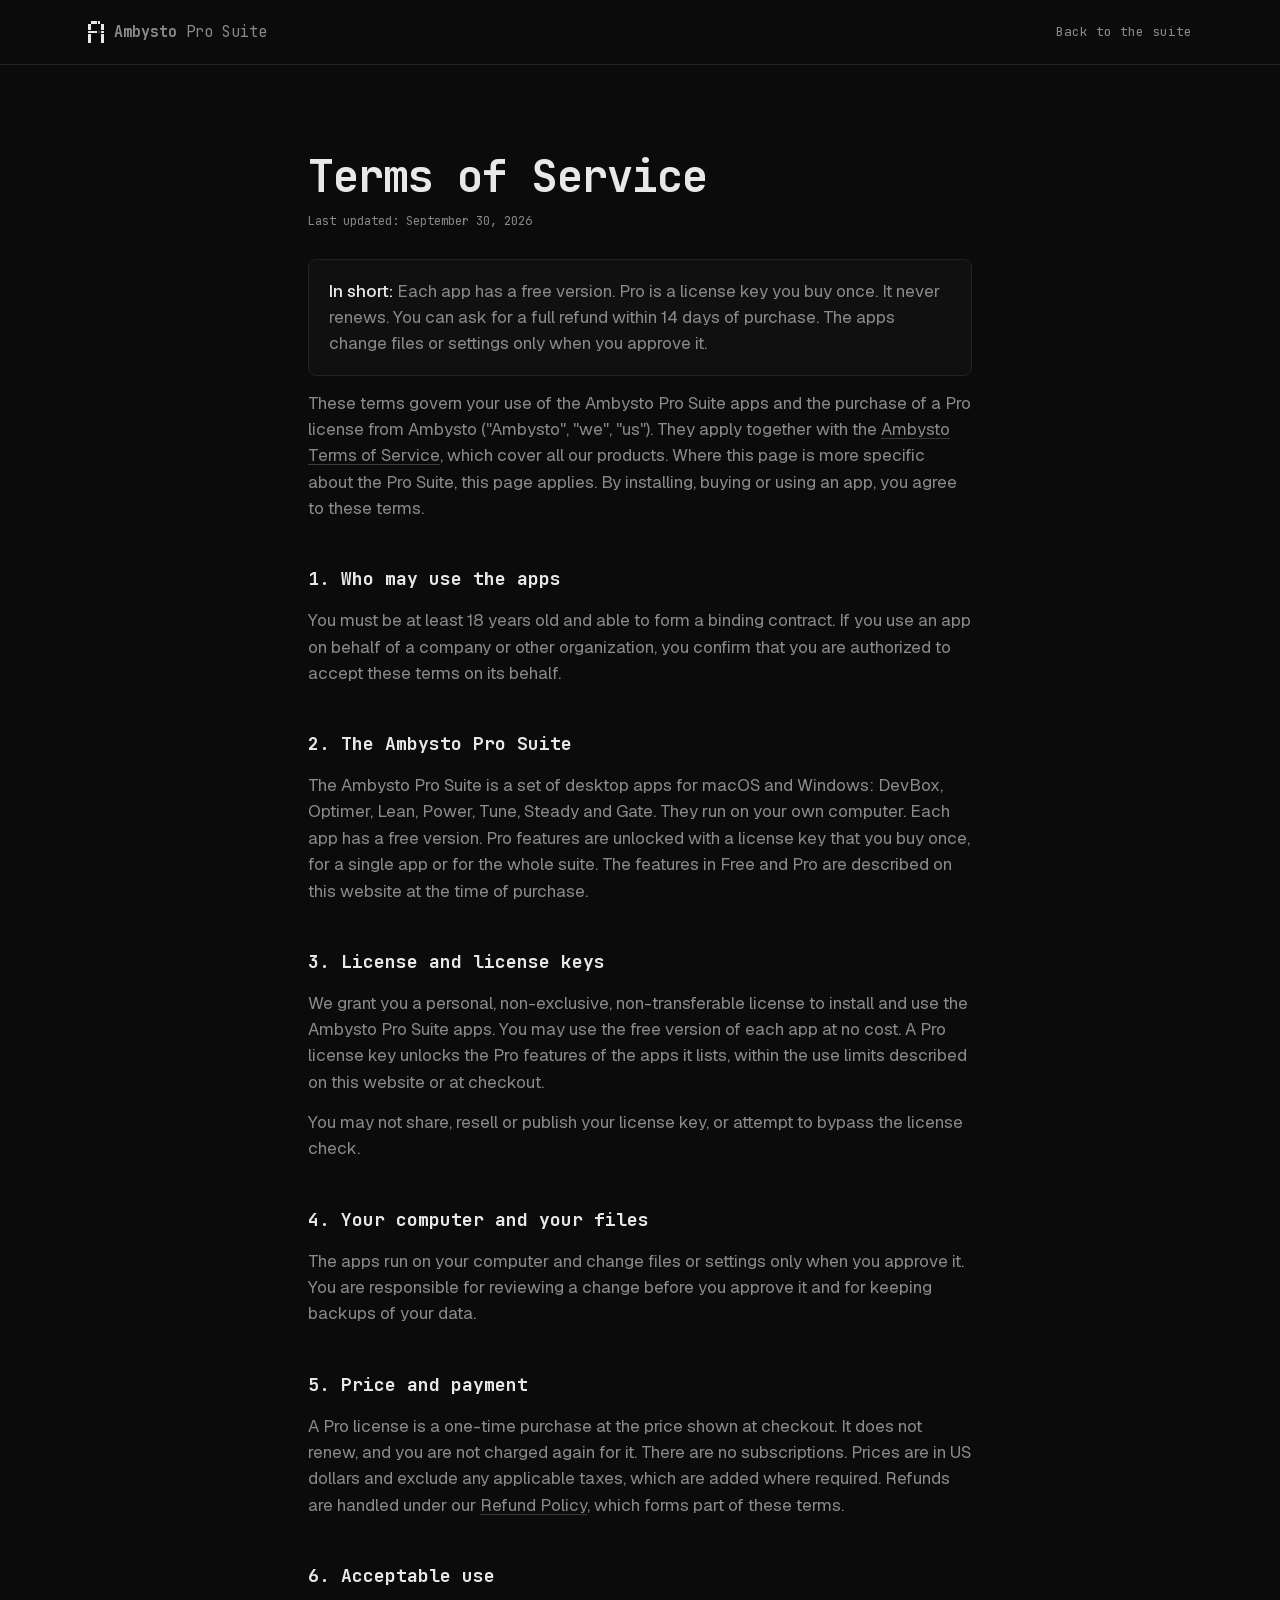
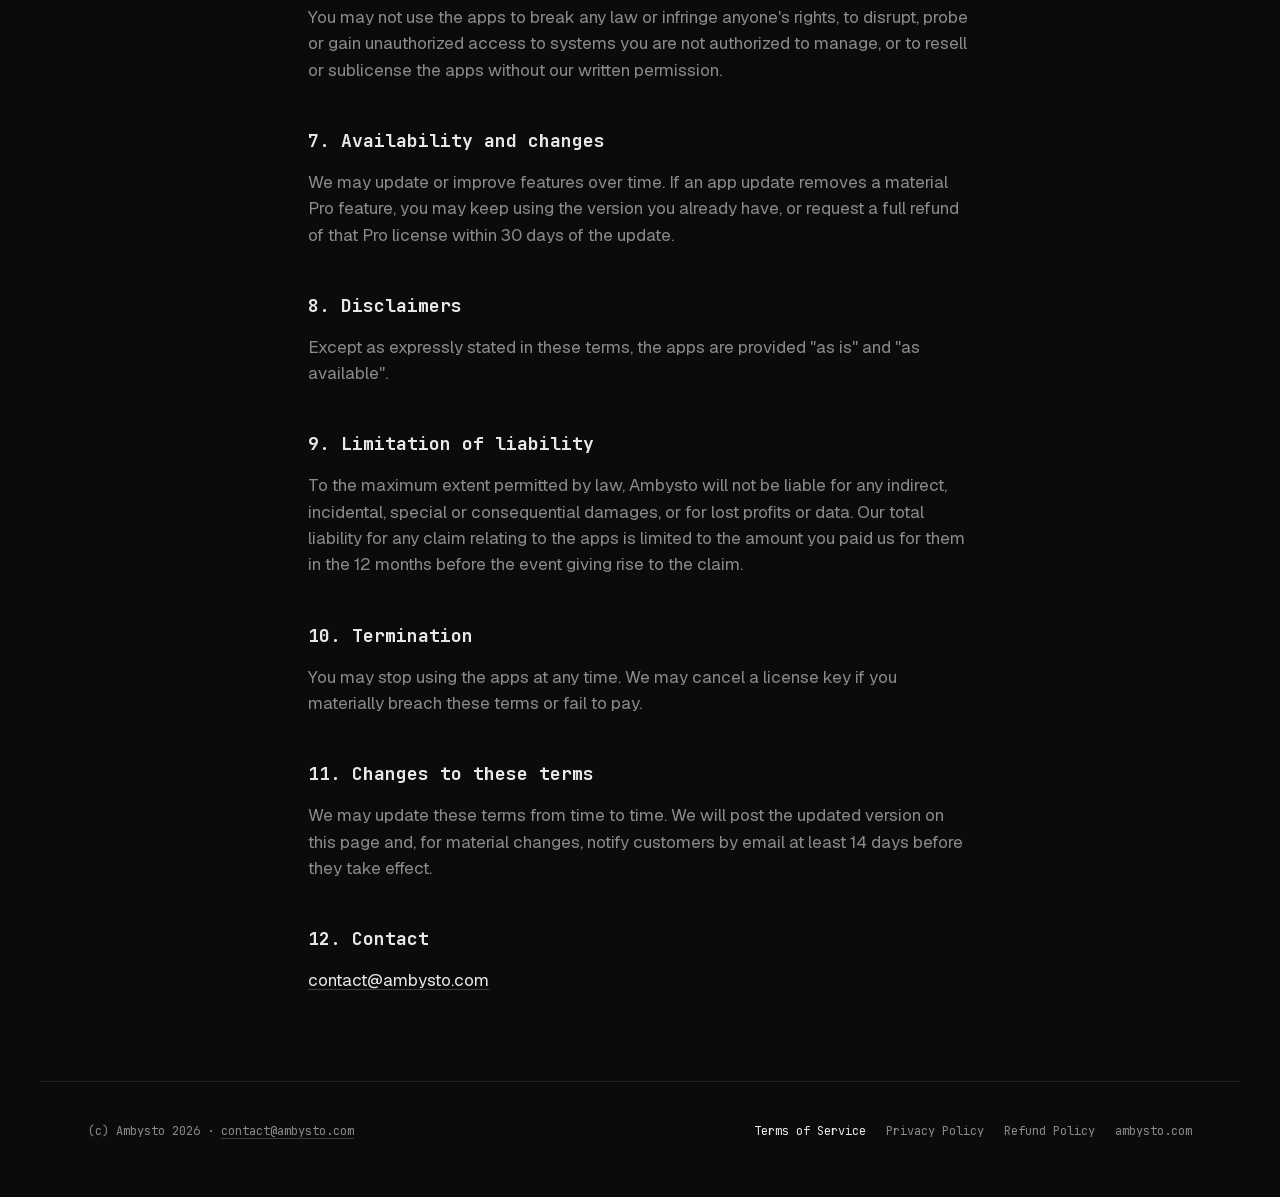
<file: site/terms.html>
<!doctype html>
<html lang="en">
<head>
<meta charset="utf-8">
<meta name="viewport" content="width=device-width, initial-scale=1">
<title>Terms of Service · Ambysto Pro Suite</title>
<meta name="description" content="The terms for using the Ambysto Pro Suite apps and buying a Pro license.">
<meta name="color-scheme" content="dark">
<meta name="theme-color" content="#0b0b0c">
<link rel="preload" href="fonts/jetbrains-mono-latin.woff2" as="font" type="font/woff2" crossorigin>
<link rel="preload" href="fonts/geist-latin.woff2" as="font" type="font/woff2" crossorigin>
<link rel="icon" href="data:image/svg+xml,%3Csvg xmlns='http://www.w3.org/2000/svg' viewBox='-1 -1 7 9' shape-rendering='crispEdges'%3E%3Crect x='-1' y='-1' width='7' height='9' fill='%230b0b0c'/%3E%3Cpath fill='%23e8e8e6' d='M1 0h3v1H1zM0 1h1v6H0zM4 1h1v6H4zM1 3h2v1H1z'/%3E%3Cpath fill='%233a3a3c' d='M3 3h1v1H3z'/%3E%3C/svg%3E">
<link rel="stylesheet" href="legal.css">
</head>
<body>

<header class="top">
  <div class="wrap topbar">
    <a class="brandmark" href="/" aria-label="Ambysto Pro Suite">
      <svg viewBox="0 0 5 7" aria-hidden="true" shape-rendering="crispEdges"><path fill="#e8e8e6" d="M1.04 .04h.92v.92h-.92zM2.04 .04h.92v.92h-.92zM3.04 .04h.92v.92h-.92zM.04 1.04h.92v.92h-.92zM4.04 1.04h.92v.92h-.92zM.04 2.04h.92v.92h-.92zM4.04 2.04h.92v.92h-.92zM.04 3.04h.92v.92h-.92zM1.04 3.04h.92v.92h-.92zM2.04 3.04h.92v.92h-.92zM4.04 3.04h.92v.92h-.92zM.04 4.04h.92v.92h-.92zM4.04 4.04h.92v.92h-.92zM.04 5.04h.92v.92h-.92zM4.04 5.04h.92v.92h-.92zM.04 6.04h.92v.92h-.92zM4.04 6.04h.92v.92h-.92z"/><path fill="#3a3a3c" d="M3.04 3.04h.92v.92h-.92z"/></svg>
      <span><b>Ambysto</b> <span>Pro Suite</span></span>
    </a>
    <a class="back" href="/">Back to the suite</a>
  </div>
</header>

<main class="wrap doc">
  <h1>Terms of Service</h1>
  <p class="updated">Last updated: September 30, 2026</p>
  <p class="short"><strong>In short:</strong> Each app has a free version. Pro is a license key you buy once. It never renews. You can ask for a full refund within 14 days of purchase. The apps change files or settings only when you approve it.</p>

  <p>These terms govern your use of the Ambysto Pro Suite apps and the purchase of a Pro license from Ambysto ("Ambysto", "we", "us"). They apply together with the <a href="https://ambysto.com/terms">Ambysto Terms of Service</a>, which cover all our products. Where this page is more specific about the Pro Suite, this page applies. By installing, buying or using an app, you agree to these terms.</p>

  <h2>1. Who may use the apps</h2>
  <p>You must be at least 18 years old and able to form a binding contract. If you use an app on behalf of a company or other organization, you confirm that you are authorized to accept these terms on its behalf.</p>

  <h2>2. The Ambysto Pro Suite</h2>
  <p>The Ambysto Pro Suite is a set of desktop apps for macOS and Windows: DevBox, Optimer, Lean, Power, Tune, Steady and Gate. They run on your own computer. Each app has a free version. Pro features are unlocked with a license key that you buy once, for a single app or for the whole suite. The features in Free and Pro are described on this website at the time of purchase.</p>

  <h2>3. License and license keys</h2>
  <p>We grant you a personal, non-exclusive, non-transferable license to install and use the Ambysto Pro Suite apps. You may use the free version of each app at no cost. A Pro license key unlocks the Pro features of the apps it lists, within the use limits described on this website or at checkout.</p>
  <p>You may not share, resell or publish your license key, or attempt to bypass the license check.</p>

  <h2>4. Your computer and your files</h2>
  <p>The apps run on your computer and change files or settings only when you approve it. You are responsible for reviewing a change before you approve it and for keeping backups of your data.</p>

  <h2>5. Price and payment</h2>
  <p>A Pro license is a one-time purchase at the price shown at checkout. It does not renew, and you are not charged again for it. There are no subscriptions. Prices are in US dollars and exclude any applicable taxes, which are added where required. Refunds are handled under our <a href="/refund-policy">Refund Policy</a>, which forms part of these terms.</p>

  <h2>6. Acceptable use</h2>
  <p>You may not use the apps to break any law or infringe anyone's rights, to disrupt, probe or gain unauthorized access to systems you are not authorized to manage, or to resell or sublicense the apps without our written permission.</p>

  <h2>7. Availability and changes</h2>
  <p>We may update or improve features over time. If an app update removes a material Pro feature, you may keep using the version you already have, or request a full refund of that Pro license within 30 days of the update.</p>

  <h2>8. Disclaimers</h2>
  <p>Except as expressly stated in these terms, the apps are provided "as is" and "as available".</p>

  <h2>9. Limitation of liability</h2>
  <p>To the maximum extent permitted by law, Ambysto will not be liable for any indirect, incidental, special or consequential damages, or for lost profits or data. Our total liability for any claim relating to the apps is limited to the amount you paid us for them in the 12 months before the event giving rise to the claim.</p>

  <h2>10. Termination</h2>
  <p>You may stop using the apps at any time. We may cancel a license key if you materially breach these terms or fail to pay.</p>

  <h2>11. Changes to these terms</h2>
  <p>We may update these terms from time to time. We will post the updated version on this page and, for material changes, notify customers by email at least 14 days before they take effect.</p>

  <h2>12. Contact</h2>
  <p class="addr"><a href="mailto:contact@ambysto.com">contact@ambysto.com</a></p>
</main>

<footer class="wrap foot">
  <p>(c) Ambysto 2026 · <a href="mailto:contact@ambysto.com">contact@ambysto.com</a></p>
  <nav aria-label="Legal">
    <a href="/terms" aria-current="page">Terms of Service</a>
    <a href="/privacy-policy">Privacy Policy</a>
    <a href="/refund-policy">Refund Policy</a>
    <a href="https://ambysto.com">ambysto.com</a>
  </nav>
</footer>

</body>
</html>
</file>
<file: site/legal.css>
@font-face {
  font-family: "Geist"; font-style: normal; font-weight: 100 900; font-display: swap;
  src: url(fonts/geist-latin.woff2) format("woff2");
}
@font-face {
  font-family: "JetBrains Mono"; font-style: normal; font-weight: 100 800; font-display: swap;
  src: url(fonts/jetbrains-mono-latin.woff2) format("woff2");
}
:root {
  --bg: #0b0b0c;
  --panel: #101011;
  --ink: #e8e8e6;
  --mute: #8a8a8c;
  --rule: #222224;
  --dim: #3a3a3c;
  --sans: "Geist", system-ui, sans-serif;
  --mono: "JetBrains Mono", ui-monospace, monospace;
}
* { box-sizing: border-box; }
html { background: var(--bg); color-scheme: dark; scrollbar-color: var(--dim) var(--bg); -webkit-text-size-adjust: 100%; }
body { margin: 0; background: var(--bg); color: var(--ink); font-family: var(--sans); font-size: 1.0625rem; line-height: 1.55; -webkit-font-smoothing: antialiased; }
::selection { background: var(--ink); color: var(--bg); }
:focus-visible { outline: 2px solid var(--ink); outline-offset: 3px; border-radius: 4px; }
a { color: inherit; text-decoration: underline; text-underline-offset: 3px; text-decoration-color: var(--dim); }
a:hover { text-decoration-color: var(--ink); }
.wrap { width: 100%; max-width: 1200px; margin-inline: auto; padding-inline: clamp(20px, 4vw, 48px); }

.top { border-bottom: 1px solid var(--rule); }
.topbar { display: flex; align-items: center; justify-content: space-between; height: 64px; }
.brandmark { display: inline-flex; align-items: center; gap: 0.7em; font-family: var(--mono); font-size: 15px; line-height: 1; text-decoration: none; }
.brandmark svg { height: 22px; width: auto; }
.brandmark b { font-weight: 700; }
.brandmark span { color: var(--mute); }
.back { font-family: var(--mono); font-size: 0.8125rem; color: var(--mute); text-decoration: none; }
.back:hover { color: var(--ink); }

.doc { max-width: 760px; padding-block: clamp(40px, 7vw, 88px); overflow-wrap: break-word; }
.doc h1 { margin: 0; font-family: var(--mono); font-weight: 700; letter-spacing: -0.025em; line-height: 1.08; font-size: clamp(1.75rem, 3.4vw, 2.875rem); text-wrap: balance; }
.doc .updated { margin-top: 12px; font-family: var(--mono); font-size: 0.75rem; color: var(--mute); }
.doc .short { margin-top: 28px; padding: 18px 20px; background: var(--panel); border: 1px solid var(--rule); border-radius: 8px; }
.doc h2 { margin: 44px 0 0; font-family: var(--mono); font-weight: 700; font-size: 1.125rem; }
.doc p, .doc ul { margin: 14px 0 0; padding: 0; color: var(--mute); }
.doc ul { padding-left: 1.2em; }
.doc li + li { margin-top: 6px; }
.doc strong { color: var(--ink); font-weight: 500; }
.doc .addr { color: var(--ink); }

.foot { display: flex; flex-wrap: wrap; align-items: center; justify-content: space-between; gap: 16px; padding-block: 40px 56px; border-top: 1px solid var(--rule); }
.foot p { margin: 0; font-family: var(--mono); font-size: 0.75rem; color: var(--mute); }
.foot nav { display: flex; flex-wrap: wrap; gap: 8px 20px; font-family: var(--mono); font-size: 0.75rem; color: var(--mute); }
.foot a { text-decoration-color: var(--dim); }
.foot nav a { text-decoration: none; }
.foot a:hover, .foot nav a[aria-current] { color: var(--ink); }
</file>
